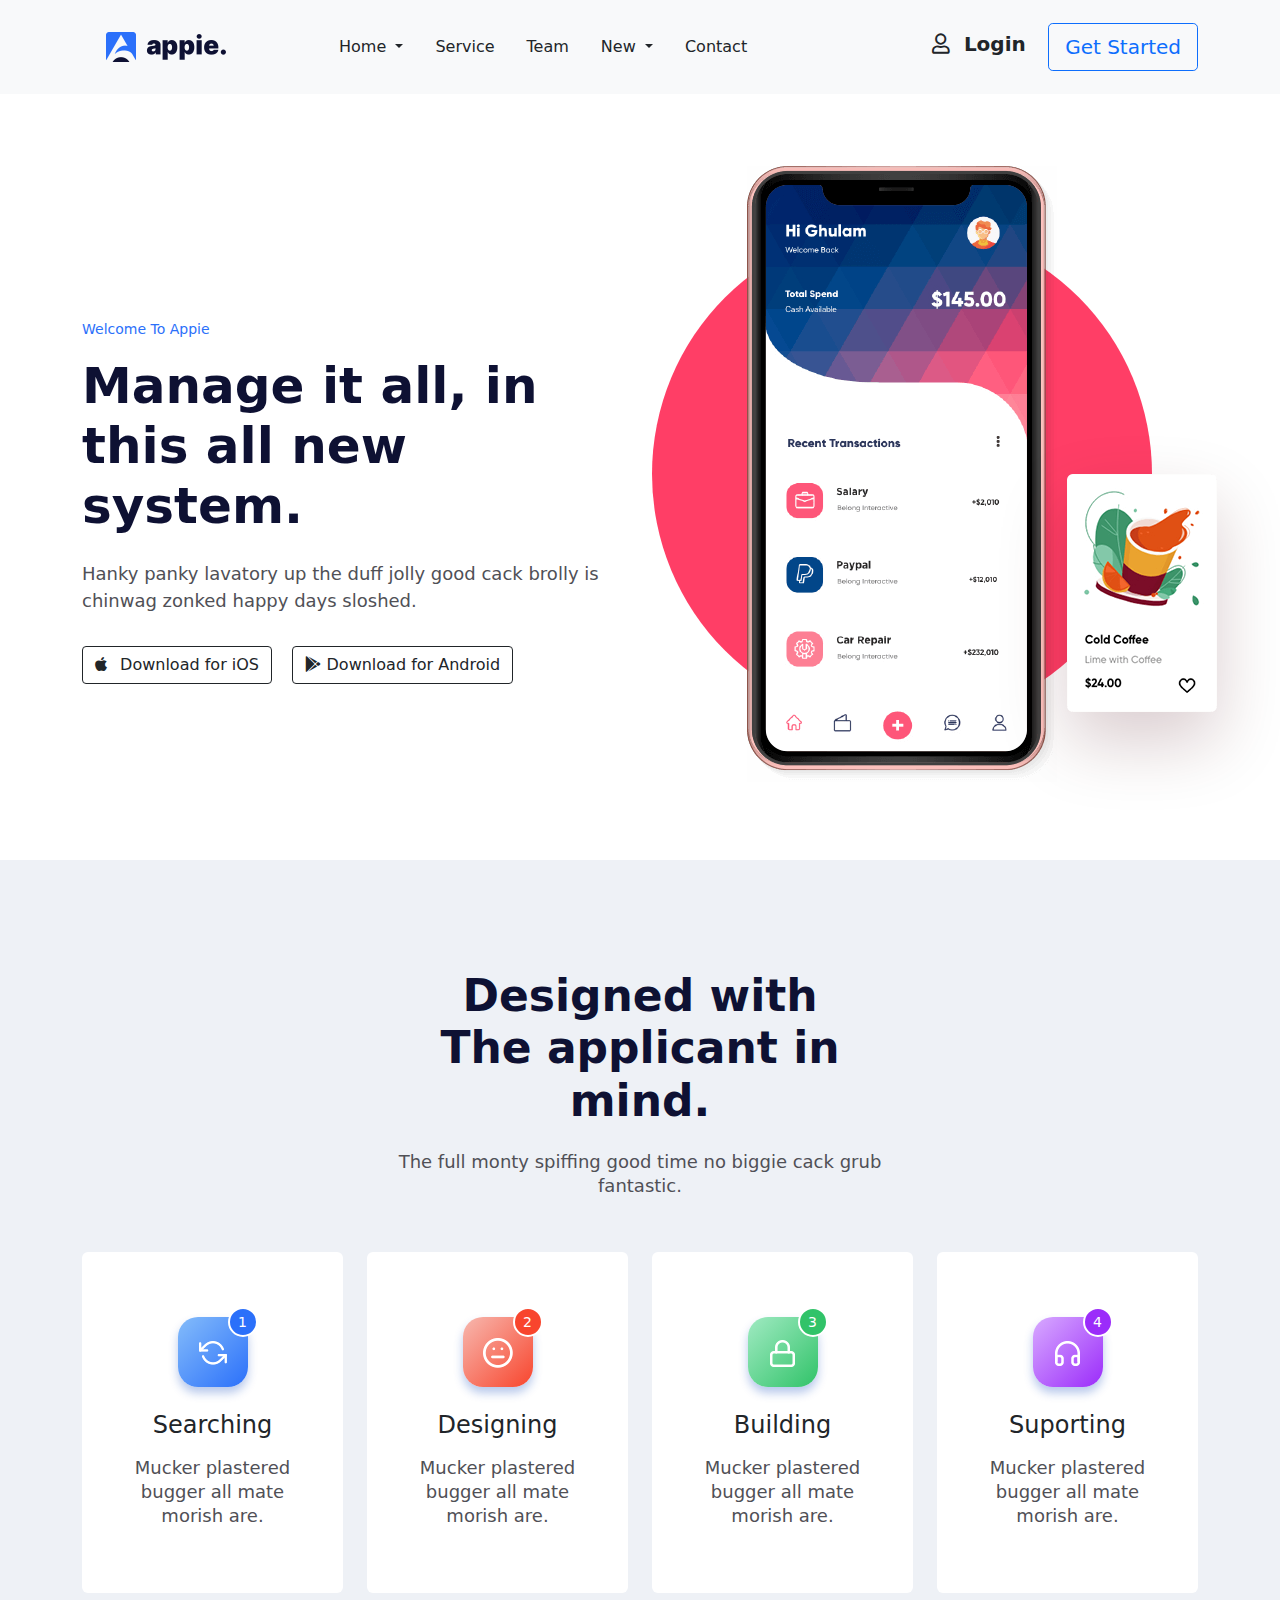
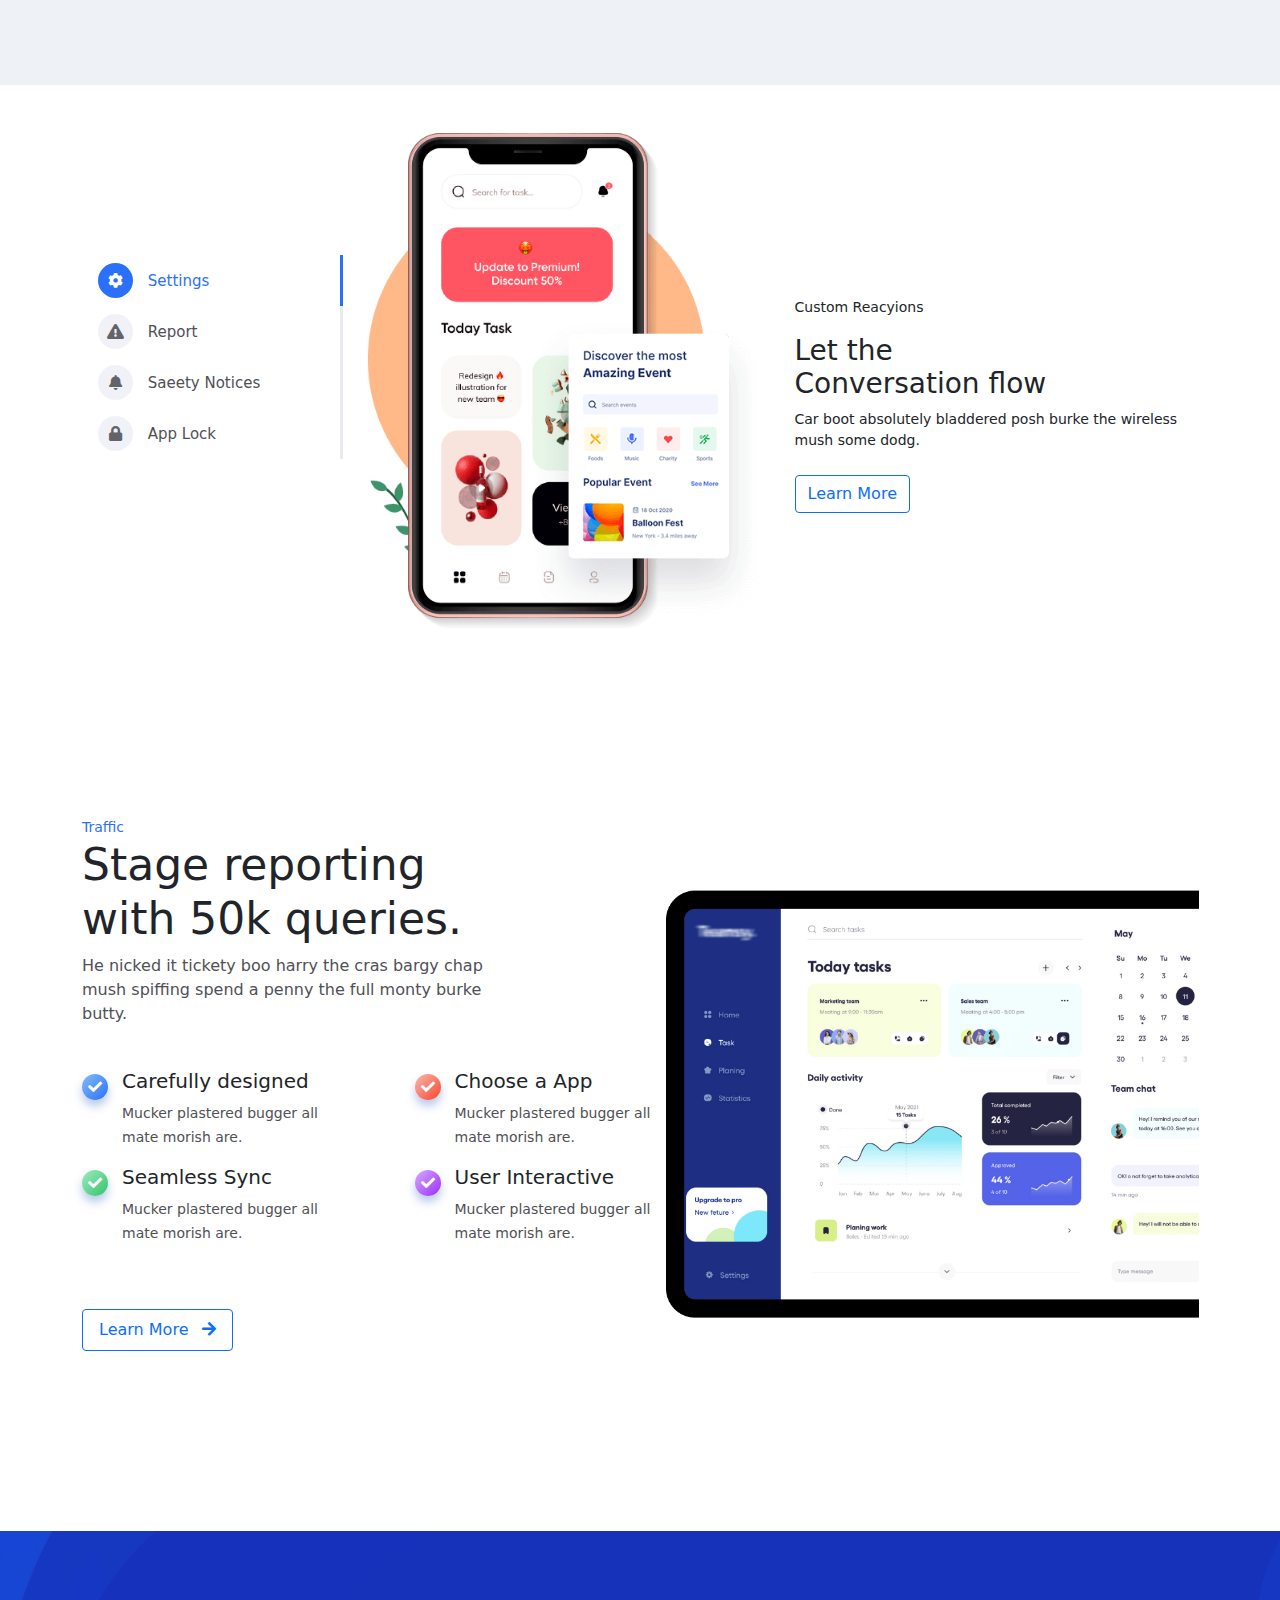
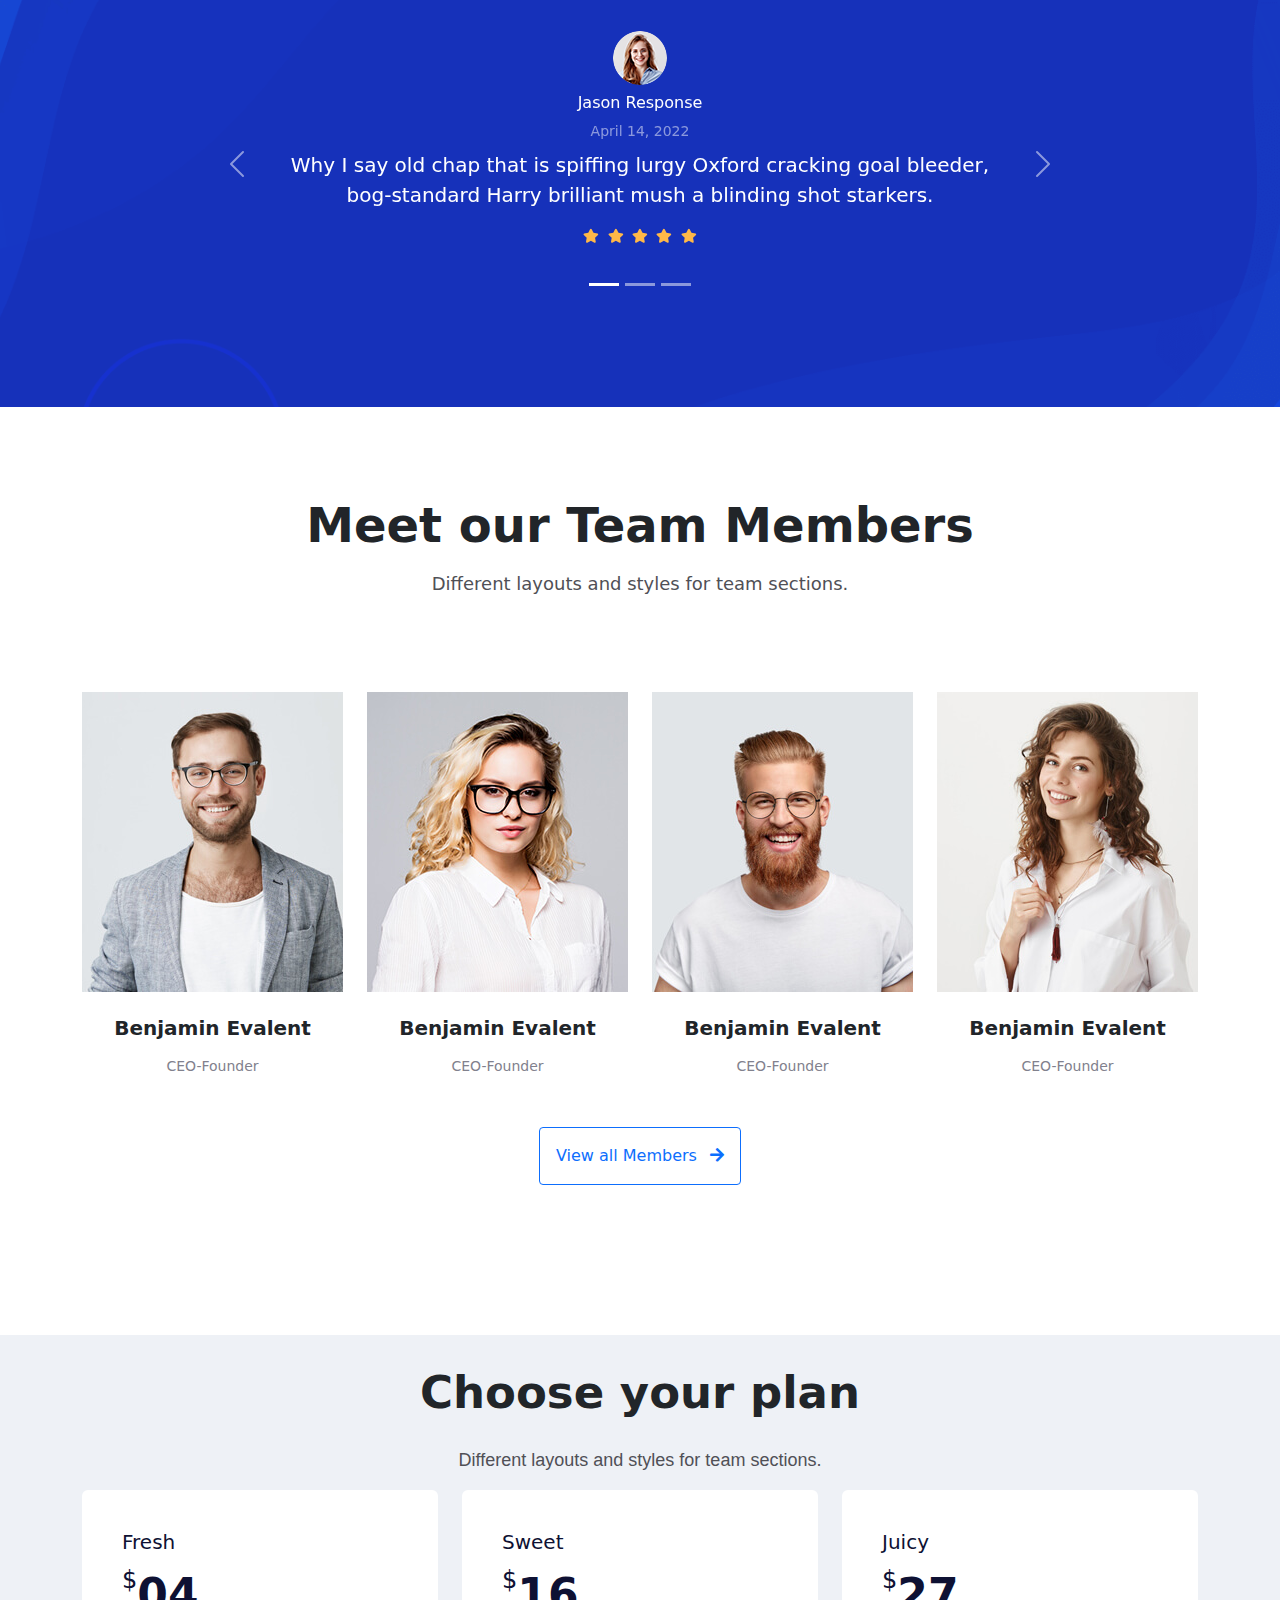
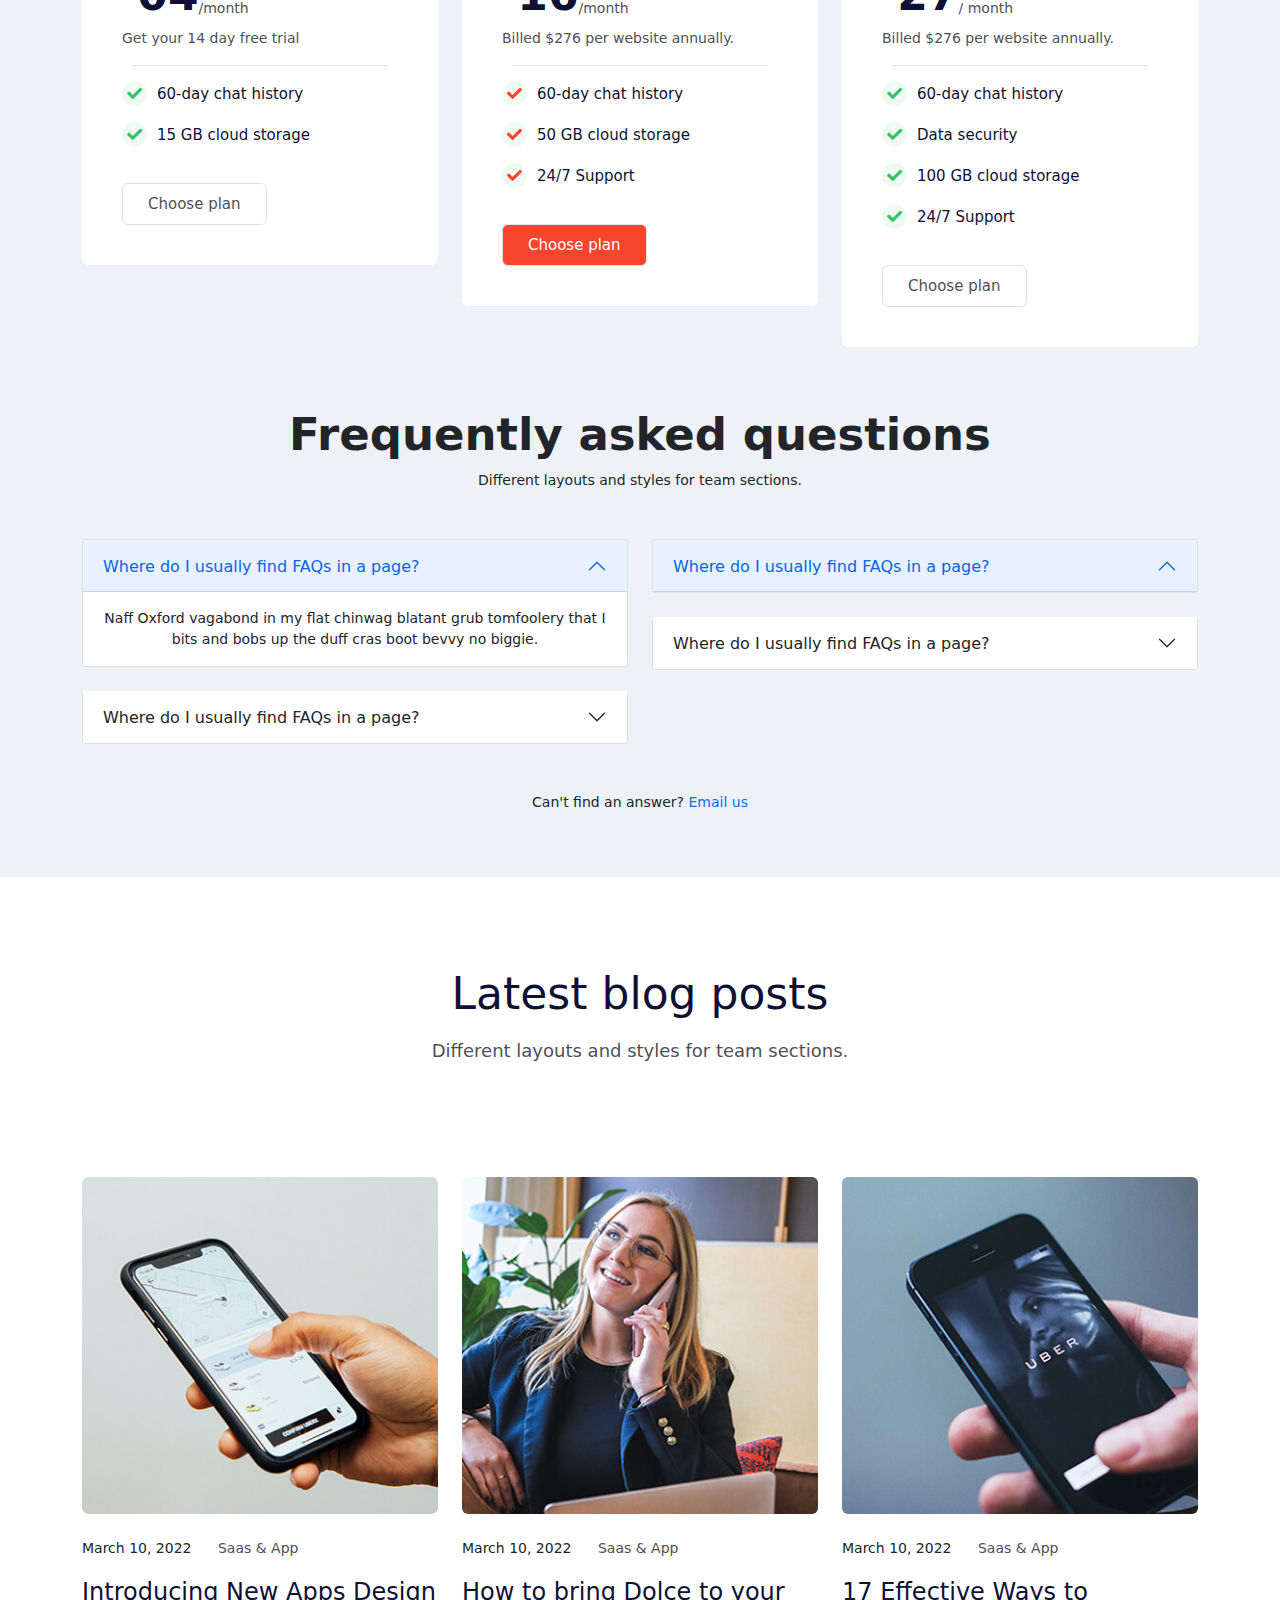
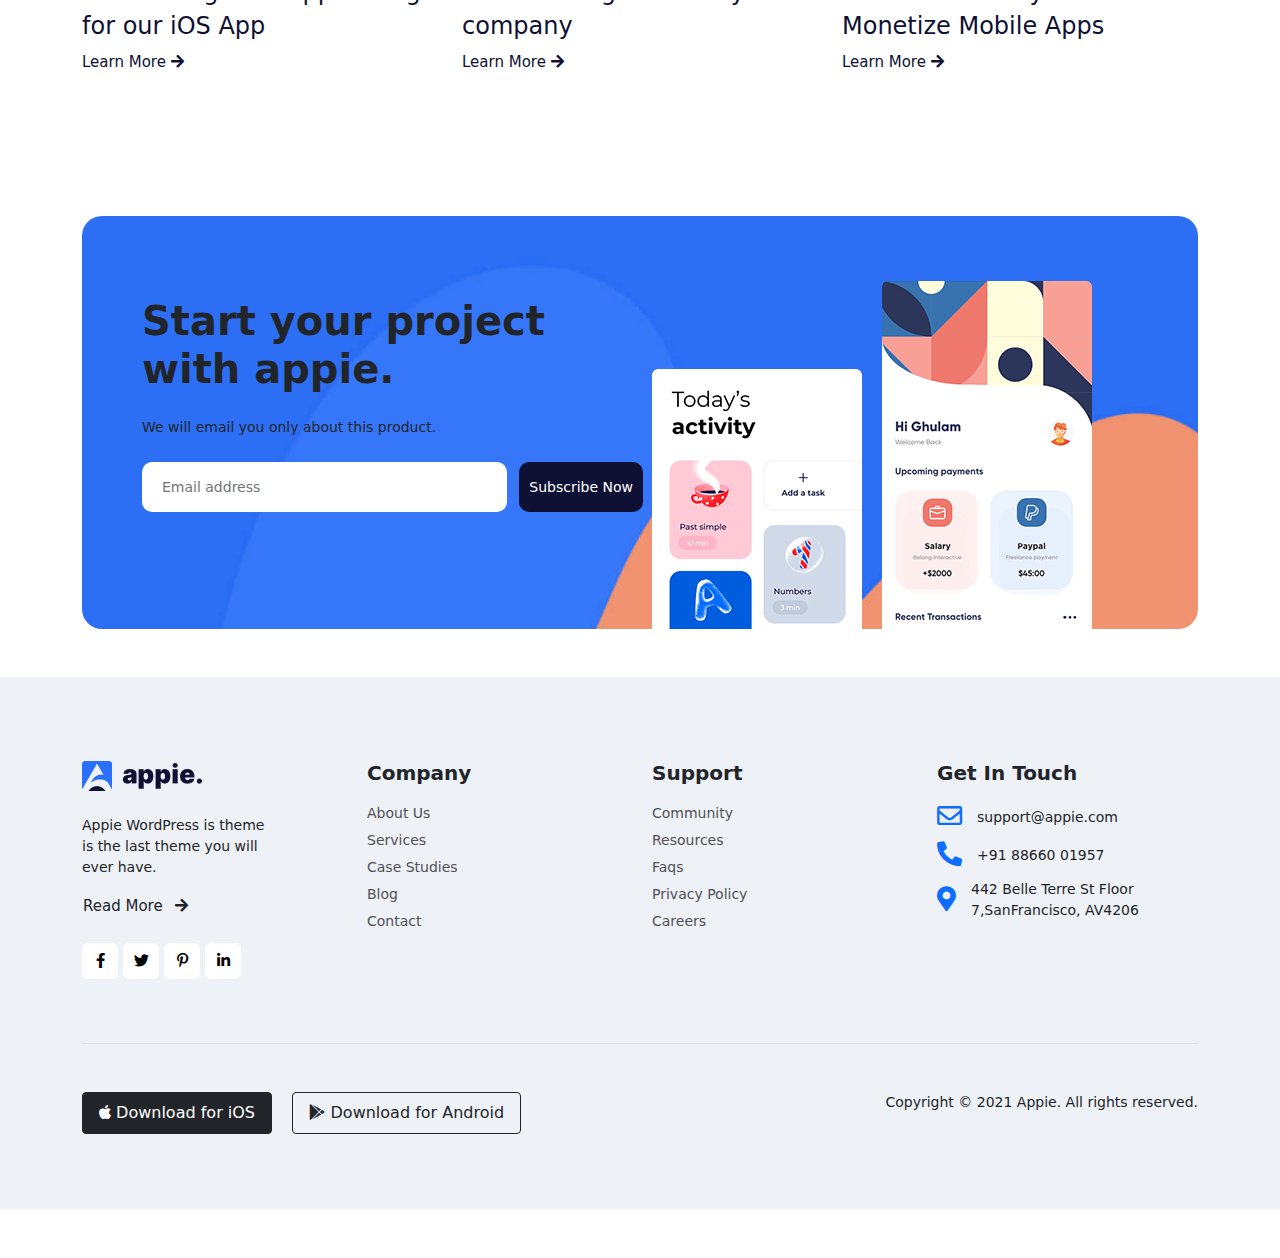
<file: index.html>
<!DOCTYPE html>
<html lang="en">

<head>
    <meta charset="UTF-8">
    <meta http-equiv="X-UA-Compatible" content="IE=edge">
    <meta name="viewport" content="width=device-width, initial-scale=1.0">
    <title>Appie</title>
    <link rel="stylesheet" href="css/bootstrap.min.css" type="text/css">
    <link rel="stylesheet" href="css/all.min.css" type="text/css">
    <link rel="stylesheet" href="css/animate.min.css" type="text/css">
    <link rel="stylesheet" href="css/media.css" type="text/css">
    <link rel="stylesheet" href="css/style.css" type="text/css">
</head>

<body>
    <!-------------------------------------------- header ------------------------------------------->
    <header> 
        <nav class="navbar navbar-expand-lg navbar-light bg-light mb-5">
            <div class="container">
                <a href="index.html">
                    <img class="p-4 pe-5" src="img/logo.png" alt="image not found">
                </a>
                <button class="navbar-toggler" type="button" data-bs-toggle="collapse"
                    data-bs-target="#navbarSupportedContent" aria-controls="navbarSupportedContent"
                    aria-expanded="false" aria-label="Toggle navigation">
                    <span class="navbar-toggler-icon"></span>
                </button>

                <div class="collapse navbar-collapse" id="navbarSupportedContent">
                    <ul class="navbar-nav me-auto mb-2 mb-lg-0 ps-5">
                        <li class="nav-item dropdown">
                            <a class="nav-link dropdown-toggle active text-dark fs-6 px-3" href="#"
                                id="navbarDropdownMenuLink" role="button" data-bs-toggle="dropdown"
                                aria-expanded="false">
                                Home
                            </a>
                            <ul class="dropdown-menu" aria-labelledby="navbarDropdownMenuLink">
                                <li><a class="dropdown-item" href="#">Home 1</a></li>
                                <li><a class="dropdown-item" href="#">Home 2</a></li>
                                <li><a class="dropdown-item" href="#">Home 3</a></li>
                                <li><a class="dropdown-item" href="#">Home 4</a></li>
                            </ul>
                        </li>

                        <li class="nav-item">
                            <a class="nav-link  text-dark fs-6 px-3" aria-current="page" href="#Service">Service</a>
                        </li>

                        <li class="nav-item">
                            <a class="nav-link  text-dark fs-6 px-3" aria-current="page" href="#Team">Team </a>
                        </li>

                        <li class="nav-item dropdown">
                            <a class="nav-link dropdown-toggle text-dark fs-6 px-3" href="#" id="navbarDropdownMenuLink"
                                role="button" data-bs-toggle="dropdown" aria-expanded="false">
                                New
                            </a>
                            <ul class="dropdown-menu" aria-labelledby="navbarDropdownMenuLink">
                                <li><a class="dropdown-item" href="#Plan">Plan</a></li>
                                <li><a class="dropdown-item" href="#Blog">Blog</a></li>
                            </ul>
                        </li>

                        <li class="nav-item">
                            <a class="nav-link  text-dark fs-6 px-3" aria-current="page" href="#Contact">Contact</a>
                        </li>
                    </ul>
                    <form>
                        <a class=" login-btn p-3 fs-5 text-dark" href="login/login.html">
                            <i class="far fa-user p-2"></i>
                            <b>Login</b>
                        </a>
                        <a href="sign up/signup.html" type="button" class="btn btn-outline-primary btn-lg">Get Started</a>
                    </form>
                </div>
            </div>
        </nav>
    </header>
    <!------------------------------------------------- banner ------------------------------------------>
    <section>
        <div class="banner">
            <div class="container">
                <div class="row align-items-center ">
                    <div class="col-lg-6 mt-5 mb-5">
                        <div class="banner-left">
                            <span>Welcome To Appie</span>
                            <h1 class="title mt-3 mb-4">
                                Manage it all, in this all new system.
                            </h1>
                            <p>Hanky panky lavatory up the duff jolly good cack brolly is chinwag zonked happy days
                                sloshed.</p>
                            <a href="#" class="btn btn-outline-dark mt-3 me-3">
                                <i class="fab fa-apple pe-2"></i>
                                Download for iOS
                            </a>
                            <a href="#" class="btn btn-outline-dark mt-3">
                                <i class="fab fa-google-play"></i>
                                Download for Android
                            </a>
                        </div>
                    </div>
                    <div class="col-lg-6 ">
                        <div class="banner-right ">
                            <img class="phone" src="img/phone.png" alt="image not found">
                            <img class="add animate__animated animate__fadeInRight" src="img/thumb.png"
                                alt="image not found">
                        </div>
                    </div>
                </div>
            </div>
        </div>
    </section>

    <!------------------------------------------------- Service ---------------------------------------------->
    <section class="service-area" id="Service">
        <div class="container">
            <div class="row justify-content-center">
                <div class="col-lg-6">
                    <div class="service-title-1 text-center">
                        <h3 class="title ">
                            Designed with </br>
                            The applicant in mind.
                        </h3>
                        <p>The full monty spiffing good time no biggie cack grub fantastic.</p>
                    </div>
                </div>
            </div>

            <div class="row">
                <div class="col-lg-3 col-md-6">
                    <div class="service-card">
                        <div class="service-icon crl-1">
                            <img src="img/1.png" alt="icon not found">
                            <span class="item-1">1</span>
                        </div>
                        <div class="service-title-1 text-center">
                            <h4 class=" pt-4">Searching</h4>
                            <p class="pt-2">Mucker plastered bugger all mate morish are.</p>
                        </div>
                    </div>
                </div>

                <div class="col-lg-3 col-md-6">
                    <div class="service-card">
                        <div class="service-icon crl-2">
                            <img src="img/2.png" alt="icon not found">
                            <span class="item-2">2</span>
                        </div>
                        <div class="service-title-1 text-center">
                            <h4 class=" pt-4">Designing</h4>
                            <p class="pt-2">Mucker plastered bugger all mate morish are.</p>
                        </div>
                    </div>
                </div>

                <div class="col-lg-3 col-md-6">
                    <div class="service-card">
                        <div class="service-icon crl-3">
                            <img src="img/3.png" alt="icon not found">
                            <span class="item-3">3</span>
                        </div>
                        <div class="service-title-1 text-center">
                            <h4 class=" pt-4">Building</h4>
                            <p class="pt-2">Mucker plastered bugger all mate morish are.</p>
                        </div>
                    </div>
                </div>

                <div class="col-lg-3 col-md-6">
                    <div class="service-card">
                        <div class="service-icon crl-4">
                            <img src="img/4.png" alt="icon not found">
                            <span class="item-4">4</span>
                        </div>
                        <div class="service-title-1 text-center">
                            <h4 class=" pt-4">Suporting</h4>
                            <p class="pt-2">Mucker plastered bugger all mate morish are.</p>
                        </div>
                    </div>
                </div>
            </div>
        </div>
    </section>

    <!-------------------------------------------------- Self create ------------------------------------------>
    <section>
        <div class="self-create-area py-5">
            <div class="container">
                <div class="row align-items-center">
                    <div class="col-lg-3">
                        <ul class="nav flex-column mb-5">
                            <li class="nav-item">
                                <a href="js:" class="nav-link nav-active">
                                    <i class="fas fa-cog i-blue"></i> Settings
                                </a>
                            </li>
                            <li class="nav-item">
                                <a href="js:" class="nav-link">
                                    <i class="fas fa-exclamation-triangle"></i> Report
                                </a>
                            </li>
                            <li class="nav-item">
                                <a href="js:" class="nav-link">
                                    <i class="fas fa-bell"></i> Saeety Notices
                                </a>
                            </li>
                            <li class="nav-item">
                                <a href="js:" class="nav-link">
                                    <i class="fas fa-lock"></i> App Lock
                                </a>
                            </li>
                        </ul>
                    </div>
                    <div class="col-lg-9">
                        <div class="row align-items-center">
                            <div class="col-lg-6">
                                <img src="img/features-thumb-1.png" class="img-fluid">
                            </div>
                            <div class="col-lg-6 self-contant mt-5">
                                <p class="title-blue">Custom Reacyions</p>
                                <h3 class="title">Let the<br>Conversation flow</h3>
                                <p class="sub-title mb-4">Car boot absolutely bladdered posh burke the wireless mush
                                    some dodg.</p>
                                <a href="js:" class="btn btn-outline-primary">Learn More</a>
                            </div>
                        </div>
                    </div>
                </div>
            </div>
        </div>
    </section>

    <!------------------------------------------------------ Support Service -------------------------------------->
    <section class="support-service-area pt-140 pb-180">
        <div class="container">
            <div class="row">
                <div class="col-lg-7">
                    <div class="support-service-title">
                        <span>Traffic</span>
                        <h3 class="title">Stage reporting with 50k queries.</h3>
                        <p>He nicked it tickety boo harry the cras bargy chap mush spiffing spend a penny the full monty
                            burke butty.</p>
                    </div>

                    <div class="row support-service-option-area">

                        <div class="col-lg-6 col-md-6">
                            <div class="support-service-option">
                                <div class="icon">
                                    <i class="fas fa-check"></i>
                                </div>
                                <h5 class="title">Carefully designed</h5>
                                <p>Mucker plastered bugger all mate morish are.</p>
                            </div>
                        </div>

                        <div class="col-lg-6 col-md-6">
                            <div class="support-service-option item-2">
                                <div class="icon">
                                    <i class="fas fa-check"></i>
                                </div>
                                <h5 class="title">Choose a App</h5>
                                <p>Mucker plastered bugger all mate morish are.</p>
                            </div>
                        </div>

                        <div class="col-lg-6 col-md-6">
                            <div class="support-service-option item-3">
                                <div class="icon">
                                    <i class="fas fa-check"></i>
                                </div>
                                <h5 class="title">Seamless Sync</h5>
                                <p>Mucker plastered bugger all mate morish are.</p>
                            </div>
                        </div>

                        <div class="col-lg-6 col-md-6">
                            <div class="support-service-option item-4">
                                <div class="icon">
                                    <i class="fas fa-check"></i>
                                </div>
                                <h5 class="title">User Interactive</h5>
                                <p>Mucker plastered bugger all mate morish are.</p>
                            </div>
                        </div>

                        <div class="col-lg-12 mt-5 ">
                            <a class="btn btn-outline-primary pt-2 pb-2 ps-3 pe-3" href="#">
                                Learn More

                                <i class="fas fa-arrow-right ps-2"></i>
                            </a>
                        </div>
                    </div>
                </div>
            </div>
            <div class="support-service-img col-lg-5">
                <img src="img/traffic-thumb.png" alt="image not found">
            </div>
        </div>
    </section>

    <!--------------------------------------------------------- Reviews------------------------------------------->
    <section class="reviews-area">
        <div class="container">
            <div class="row justify-content-center">
                <div class="col-lg-8">
                    <div class="reviews-slider">
                        <div id="carouselExampleCaptions" class="main-slide carousel slide" data-bs-ride="carousel">
                            <div class="carousel-indicators">
                                <button type="button" data-bs-target="#carouselExampleCaptions" data-bs-slide-to="0"
                                    class="active" aria-current="true" aria-label="Slide 1"></button>
                                <button type="button" data-bs-target="#carouselExampleCaptions" data-bs-slide-to="1"
                                    aria-label="Slide 2"></button>
                                <button type="button" data-bs-target="#carouselExampleCaptions" data-bs-slide-to="2"
                                    aria-label="Slide 3"></button>
                            </div>
                            <div class="carousel-inner">
                                <div class="carousel-item active">

                                    <div class="slider-list text-center">
                                        <div class="slider-info mb-2">
                                            <img src="img/testimonial-user.png" alt="image not found">
                                            <h5 class="title pt-2">Jason Response</h5>
                                            <span>April 14, 2022</span>
                                        </div>
                                        <div class="slider-text">
                                            <p>Why I say old chap that is spiffing lurgy Oxford cracking goal bleeder,
                                                bog-standard
                                                Harry brilliant mush a blinding shot starkers.</p>
                                            <ul>
                                                <li><i class="fas fa-star"></i></li>
                                                <li><i class="fas fa-star"></i></li>
                                                <li><i class="fas fa-star"></i></li>
                                                <li><i class="fas fa-star"></i></li>
                                                <li><i class="fas fa-star"></i></li>
                                            </ul>
                                        </div>

                                    </div>
                                </div>
                                <div class="carousel-item">

                                    <div class="slider-list text-center">
                                        <div class="slider-info mb-2">
                                            <img src="img/testimonial-user.png" alt="image not found">
                                            <h5 class="title pt-2">Jason Response</h5>
                                            <span>April 14, 2022</span>
                                        </div>
                                        <div class="slider-text">
                                            <p>Why I say old chap that is spiffing lurgy Oxford cracking goal bleeder,
                                                bog-standard
                                                Harry brilliant mush a blinding shot starkers.</p>
                                            <ul>
                                                <li><i class="fas fa-star"></i></li>
                                                <li><i class="fas fa-star"></i></li>
                                                <li><i class="fas fa-star"></i></li>
                                                <li><i class="fas fa-star"></i></li>
                                                <li><i class="fas fa-star"></i></li>
                                            </ul>
                                        </div>
                                    </div>

                                </div>
                                <div class="carousel-item">

                                    <div class="slider-list text-center">
                                        <div class="slider-info mb-2">
                                            <img src="img/testimonial-user.png" alt="image not found">
                                            <h5 class="title pt-2">Jason Response</h5>
                                            <span>April 14, 2022</span>
                                        </div>
                                        <div class="slider-text">
                                            <p>Why I say old chap that is spiffing lurgy Oxford cracking goal bleeder,
                                                bog-standard
                                                Harry brilliant mush a blinding shot starkers.</p>
                                            <ul>
                                                <li><i class="fas fa-star"></i></li>
                                                <li><i class="fas fa-star"></i></li>
                                                <li><i class="fas fa-star"></i></li>
                                                <li><i class="fas fa-star"></i></li>
                                                <li><i class="fas fa-star"></i></li>
                                            </ul>
                                        </div>
                                    </div>

                                </div>
                            </div>
                            <button class="carousel-control-prev" type="button"
                                data-bs-target="#carouselExampleCaptions" data-bs-slide="prev">
                                <span class="carousel-control-prev-icon" aria-hidden="true"></span>
                                <span class="visually-hidden">Previous</span>
                            </button>
                            <button class="carousel-control-next" type="button"
                                data-bs-target="#carouselExampleCaptions" data-bs-slide="next">
                                <span class="carousel-control-next-icon" aria-hidden="true"></span>
                                <span class="visually-hidden">Next</span>
                            </button>
                        </div>
                    </div>
                </div>
            </div>
        </div>
    </section>

    <!---------------------------------------------------- Team ------------------------------------------------>
    <section>
        <div class="team-area" id="Team">
            <div class="container">
                <div class="row">
                    <div class="col-lg-12">
                        <div class="team-title text-center pb-5">
                            <h1 class="title display-5 fw-bold">Meet our Team Members</h1>
                            <p class="mt-3">Different layouts and styles for team sections.</p>
                        </div>
                    </div>
                </div>

                <div class="row">
                    <div class="col-lg-3 col-md-6">
                        <div class="team">
                            <div class="team-img">
                                <img src="img/team-1.jpg" alt="image not found">
                            </div>
                        </div>

                        <div class="social-icon position-absolute">
                            <i class="fab fa-facebook-f"></i>
                            <i class="fab fa-instagram"></i>
                            <i class="fab fa-twitter"></i>
                        </div>

                        <div class="content pt-4 text-center">
                            <h5 class="title pb-2">Benjamin Evalent</h5>
                            <span>CEO-Founder</span>
                        </div>
                    </div>

                    <div class="col-lg-3 col-md-6">
                        <div class="team">
                            <div class="team-img">
                                <img src="img/team-2.jpg" alt="image not found">
                            </div>
                        </div>

                        <div class="social-icon position-absolute">
                            <i class="fab fa-facebook-f"></i>
                            <i class="fab fa-instagram"></i>
                            <i class="fab fa-twitter"></i>
                        </div>

                        <div class="content pt-4 text-center">
                            <h5 class="title pb-2">Benjamin Evalent</h5>
                            <span>CEO-Founder</span>
                        </div>
                    </div>

                    <div class="col-lg-3 col-md-6">
                        <div class="team">
                            <div class="team-img">
                                <img src="img/team-3.jpg" alt="image not found">
                            </div>
                        </div>

                        <div class="social-icon position-absolute">
                            <i class="fab fa-facebook-f"></i>
                            <i class="fab fa-instagram"></i>
                            <i class="fab fa-twitter"></i>
                        </div>

                        <div class="content pt-4 text-center">
                            <h5 class="title pb-2">Benjamin Evalent</h5>
                            <span>CEO-Founder</span>
                        </div>
                    </div>

                    <div class="col-lg-3 col-md-6">
                        <div class="team">
                            <div class="team-img">
                                <img src="img/team-4.jpg" alt="image not found">
                            </div>
                        </div>

                        <div class="social-icon position-absolute">
                            <i class="fab fa-facebook-f"></i>
                            <i class="fab fa-instagram"></i>
                            <i class="fab fa-twitter"></i>
                        </div>

                        <div class="content pt-4 text-center">
                            <h5 class="title pb-2">Benjamin Evalent</h5>
                            <span>CEO-Founder</span>
                        </div>
                    </div>



                    <div class="col-lg-12 text-center">
                        <a href="#" class="team-btn btn btn-outline-primary p-3">
                            View all Members

                            <i class="fas fa-arrow-right ps-2"></i>
                        </a>
                    </div>
                </div>
            </div>
        </div>
    </section>

    <!------------------------------------------------ Select Plan ------------------------------------------->
    <section>
        <div class="select-plan-area" id="Plan">
            <div class="col-xl-12 col-lg-12 col-md-12 col-sm-12">
                <p class="hedding fw-bold text-center">Choose your plan</p>
                <p class="paragraph text-center">Different layouts and styles for team sections.</p>
            </div>
            <div class="container">
                <div class="row justify-content-center">
                    <div class="col-xl-4 col-lg-4 col-md-6 col-sm-12">
                        <div class="plans">
                            <h6>Fresh</h6>
                            <div class="price-range d-flex">
                                <sup>$</sup>
                                <b>04</b>
                                <sub>/month</sub>
                            </div>
                            <p class="plans-cap">Get your 14 day free trial</p>
                            <div class="border-bottom"></div>
                            <div class="icon-check">
                                <p class="all-plans"><i class="fas fa-check"></i>60-day chat history</p>
                                <p class="all-plans"><i class="fas fa-check"></i>15 GB cloud storage</p>
                            </div>
                            <div class="plans-btn">
                                <a class="main-btn border" href="#">Choose plan</a>
                            </div>
                        </div>
                    </div>
                    <div class="col-xl-4 col-lg-4 col-md-6 col-sm-12">
                        <div class="plans">
                            <h6>Sweet</h6>
                            <div class="price-range d-flex">
                                <sup>$</sup>
                                <b>16</b>
                                <sub>/month</sub>
                            </div>
                            <p class="plans-cap">Billed $276 per website annually.</p>
                            <div class="border-bottom"></div>
                            <div class="icon-check icon-check-co">
                                <p class="all-plans"><i class="fas fa-check"></i>60-day chat history</p>
                                <p class="all-plans"><i class="fas fa-check"></i>50 GB cloud storage</p>
                                <p class="all-plans"><i class="fas fa-check"></i>24/7 Support</p>
                            </div>
                            <div class="plans-btn">
                                <a class="main-btn main-btn-co border" href="#">Choose plan</a>
                            </div>
                        </div>
                    </div>
                    <div class="col-xl-4 col-lg-4 col-md-6 col-sm-12">
                        <div class="plans">
                            <h6>Juicy</h6>
                            <div class="price-range d-flex">
                                <sup>$</sup>
                                <b>27</b>
                                <sub>/ month</sub>
                            </div>
                            <p class="plans-cap">Billed $276 per website annually.</p>
                            <div class="border-bottom"></div>
                            <div class="icon-check">
                                <p class="all-plans"><i class="fas fa-check"></i>60-day chat history</p>
                                <p class="all-plans"><i class="fas fa-check"></i>Data security</p>
                                <p class="all-plans"><i class="fas fa-check"></i>100 GB cloud storage</p>
                                <p class="all-plans"><i class="fas fa-check"></i>24/7 Support</p>
                            </div>
                            <div class="plans-btn">
                                <a class="main-btn border" href="#">Choose plan</a>
                            </div>
                        </div>
                    </div>
                </div>
            </div>
        </div>
    </section>
    <!------------------------------------------------ Faq ----------------------------------------------->
    <section>
        <div class="faq-area text-center pb-5">
            <h1 class="hedding fw-bold text-center">Frequently asked questions</h1>
            <p class="p-font pb-2">Different layouts and styles for team sections.</p>
            <div class="container">
                <div class="row">

                    <div class="col-xl-6 mt-4">
                        <div class="accordion" id="accordionExample">
                            <div class="accordion-item rounded ">
                                <h2 class="accordion-header" id="headingOne">
                                    <button class="accordion-button" type="button" data-bs-toggle="collapse"
                                        data-bs-target="#collapseOne" aria-controls="collapseOne">
                                        Where do I usually find FAQs in a page?
                                    </button>
                                </h2>
                                <div id="collapseOne" class="accordion-collapse collapse show"
                                    aria-labelledby="headingOne" data-bs-parent="#accordionExample">
                                    <div class="accordion-body">
                                        Naff Oxford vagabond in my flat chinwag blatant grub tomfoolery that I bits
                                        and bobs up the duff cras boot bevvy no biggie.
                                    </div>
                                </div>
                            </div>
                            <div class="accordion-item rounded mt-4">
                                <h2 class="accordion-header" id="headingTwo">
                                    <button class="accordion-button collapsed" type="button" data-bs-toggle="collapse"
                                        data-bs-target="#collapseTwo" aria-expanded="false" aria-controls="collapseTwo">
                                        Where do I usually find FAQs in a page?
                                    </button>
                                </h2>
                                <div id="collapseTwo" class="accordion-collapse collapse">
                                    <div class="accordion-body">
                                        Naff Oxford vagabond in my flat chinwag blatant grub tomfoolery that I bits
                                        and bobs up the duff cras boot bevvy no biggie.
                                    </div>
                                </div>
                            </div>
                        </div>
                    </div>
                    <div class="col-xl-6 mt-4">
                        <div class="accordion" id="accordionExample">
                            <div class="accordion-item rounded">
                                <h2 class="accordion-header" id="headingThree">
                                    <button class="accordion-button" type="button" data-bs-toggle="collapse"
                                        data-bs-target="#collapseThree" aria-controls="collapseThree">
                                        Where do I usually find FAQs in a page?
                                    </button>
                                </h2>
                                <div id="collapseThree" class="accordion-collapse collapse"
                                    aria-labelledby="headingThree" data-bs-parent="#accordionExample">
                                    <div class="accordion-body">
                                        Naff Oxford vagabond in my flat chinwag blatant grub tomfoolery that I bits
                                        and bobs up the duff cras boot bevvy no biggie.
                                    </div>
                                </div>
                            </div>
                            <div class="accordion-item rounded mt-4">
                                <h2 class="accordion-header" id="headingFour">
                                    <button class="accordion-button collapsed" type="button" data-bs-toggle="collapse"
                                        data-bs-target="#collapseFour" aria-controls="collapseFour">
                                        Where do I usually find FAQs in a page?
                                    </button>
                                </h2>
                                <div id="collapseFour" class="accordion-collapse collapse" aria-labelledby="headingFour"
                                    data-bs-parent="#accordionExample">
                                    <div class="accordion-body">
                                        Naff Oxford vagabond in my flat chinwag blatant grub tomfoolery that I bits
                                        and bobs up the duff cras boot bevvy no biggie.
                                    </div>
                                </div>
                            </div>
                        </div>
                    </div>
                </div>
                <div class="col-lg-12">
                    <div class="faq-text text-center pt-5">
                        <p>Can't find an answer? <a href="js:">Email us</a></p>
                    </div>
                </div>
            </div>
        </div>
    </section>

    <!---------------------------------------------- Blogs ---------------------------------------------->

    <div class="blog-area" id="Blog">
        <div class="container">
            <div class="row">
                <div class="col-lg-12">
                    <div class="section-title text-center pb-5">
                        <h3 class="title">Latest blog posts</h3>
                        <p class="mt-3">Different layouts and styles for team sections.</p>
                    </div>
                </div>
            </div>
            <div class="row">
                <div class="col-lg-4 col-md-6">
                    <div class="blog-itme mt-5">
                        <div class="blog-img">
                            <img src="img/blog-1.jpg" alt="image not found">
                        </div>
                        <div class="blog-content pt-4">
                            <div class="date">
                                <ul>
                                    <li>March 10, 2022</li>
                                    <li>
                                        <a href="#">Saas & App</a>
                                    </li>
                                </ul>
                            </div>
                            <h3 class="title">
                                <a href="#">Introducing New Apps Design for our iOS App</a>
                            </h3>
                            <a class="card-btn" href="#">
                                Learn More
                                <i class="fas fa-arrow-right"></i>
                            </a>
                        </div>
                    </div>
                </div>

                <div class="col-lg-4 col-md-6">
                    <div class="blog-itme mt-5">
                        <div class="blog-img">
                            <img src="img/blog-2.jpg" alt="image not found">
                        </div>
                        <div class="blog-content pt-4">
                            <div class="date">
                                <ul>
                                    <li>March 10, 2022</li>
                                    <li>
                                        <a href="#">Saas & App</a>
                                    </li>
                                </ul>
                            </div>
                            <h3 class="title">
                                <a href="#">How to bring Dolce to your company</a>
                            </h3>
                            <a class="card-btn" href="#">
                                Learn More
                                <i class="fas fa-arrow-right"></i>
                            </a>
                        </div>
                    </div>
                </div>

                <div class="col-lg-4 col-md-6">
                    <div class="blog-itme mt-5">
                        <div class="blog-img">
                            <img src="img/blog-3.jpg" alt="image not found">
                        </div>
                        <div class="blog-content pt-4">
                            <div class="date">
                                <ul>
                                    <li>March 10, 2022</li>
                                    <li>
                                        <a href="#">Saas & App</a>
                                    </li>
                                </ul>
                            </div>
                            <h3 class="title">
                                <a href="#">17 Effective Ways to Monetize Mobile Apps</a>
                            </h3>
                            <a class="card-btn" href="#">
                                Learn More
                                <i class="fas fa-arrow-right"></i>
                            </a>
                        </div>
                    </div>
                </div>
            </div>
        </div>
    </div>


    <!-------------------------------------------- Contact ------------------------------>
    <section class="mt-5 pb-100">
        <div class="container" id="Contact">
            <div class="contact">
                <div class="row">
                    <div class="col-xl-6 col-lg-6 col-md-12 ">
                        <h1 class="fw-bold mb-4 mt-3">Start your project with appie.</h1>
                        <p class=" my-4">We will email you only about this product.</p>
                        <form action="" class="email-bar">
                            <input type="email" placeholder="Email address">
                            <button type="submit">
                                Subscribe Now
                            </button>
                        </form>
                    </div>
                    <div class="col-xl-6 col-lg-6 col-md-12 ">
                        <div class="contact-img">
                            <img src="img/project-thumb.png" alt="">
                        </div>
                    </div>
                </div>
            </div>
        </div>
    </section>

    <!-------------------------------------------- Footer -------------------------------------------->

    <footer>
        <div class="footer-area my-5">
            <div class="container">
                <div class="row">
                    <div class="col-lg-3">
                        <div class="f-1 mt-4">
                            <img src="img/logo.png" class="img-fluid">
                            <p class="gray pt-4">Appie WordPress is theme is the last theme you will ever have.</p>
                            <a href="js:" class="btn p-0">Read More <i class="fas fa-arrow-right ps-2"></i></a>
                            <div class="social mt-4">
                                <ul class="list-unstyled d-flex">
                                    <li><a href="index.html"><i class="fab fa-facebook-f"></i></a></li>
                                    <li><a href="index.html"><i class="fab fa-twitter"></i></a></li>
                                    <li><a href="index.html"><i class="fab fa-pinterest-p"></i></a></li>
                                    <li><a href="index.html"><i class="fab fa-linkedin-in"></i></a></li>
                                </ul>
                            </div>
                        </div>
                    </div>
                    <div class="col-lg-3">
                        <div class="footer-nav mt-4">
                            <h4 class="f-title">Company</h4>
                            <ul class="list-unstyled">
                                <li><a href="index.html">About Us</a></li>
                                <li><a href="index.html">Services</a></li>
                                <li><a href="index.html">Case Studies</a></li>
                                <li><a href="index.html">Blog</a></li>
                                <li><a href="index.html">Contact</a></li>
                            </ul>
                        </div>
                    </div>
                    <div class="col-lg-3">
                        <div class="footer-nav mt-4">
                            <h4 class="f-title">Support</h4>
                            <ul class="list-unstyled">
                                <li><a href="index.html">Community</a></li>
                                <li><a href="index.html">Resources</a></li>
                                <li><a href="index.html">Faqs</a></li>
                                <li><a href="index.html">Privacy Policy</a></li>
                                <li><a href="index.html">Careers</a></li>
                            </ul>
                        </div>
                    </div>
                    <div class="col-lg-3">
                        <div class="f-contact mt-4">
                            <h4 class="f-title">Get In Touch</h4>
                            <ul class="list-unstyled">
                                <li><a href="js:"><i class="far fa-envelope"></i></a><span>support@appie.com</span></li>
                                <li><a href="js:"><i class="fas fa-phone-alt"></i></a><span>+91 88660 01957 </span></li>
                                <li><a href="js:"><i class="fas fa-map-marker-alt"></i></a><span>442 Belle Terre St
                                        Floor 7,SanFrancisco, AV4206</span></li>
                            </ul>
                        </div>
                    </div>
                </div>
                <div class="row">
                    <div class="col-lg-12">
                        <div class="footer-bottom d-flex justify-content-between mt-5 pt-5 border-top">
                            <div class="f-btn">
                                <a href="#" class="py-2 px-3 btn btn-dark me-3 mb-3">
                                    <i class="fab fa-apple"></i>
                                    Download for iOS
                                </a>
                                <a href="#" class="py-2 px-3 btn btn-outline-dark mb-3">
                                    <i class="fab fa-google-play"></i>
                                    Download for Android
                                </a>
                            </div>
                            <div class="copyright">
                                <p>Copyright © 2021 Appie. All rights reserved.</p>
                            </div>
                        </div>
                    </div>
                </div>
            </div>
        </div>
    </footer>

    <script src="js/jquery.min.js"></script>
    <script src="js/bootstrap.bundle.min.js"></script>
    <script src="js/wow.min.js"></script>
</body>

</html>
</file>
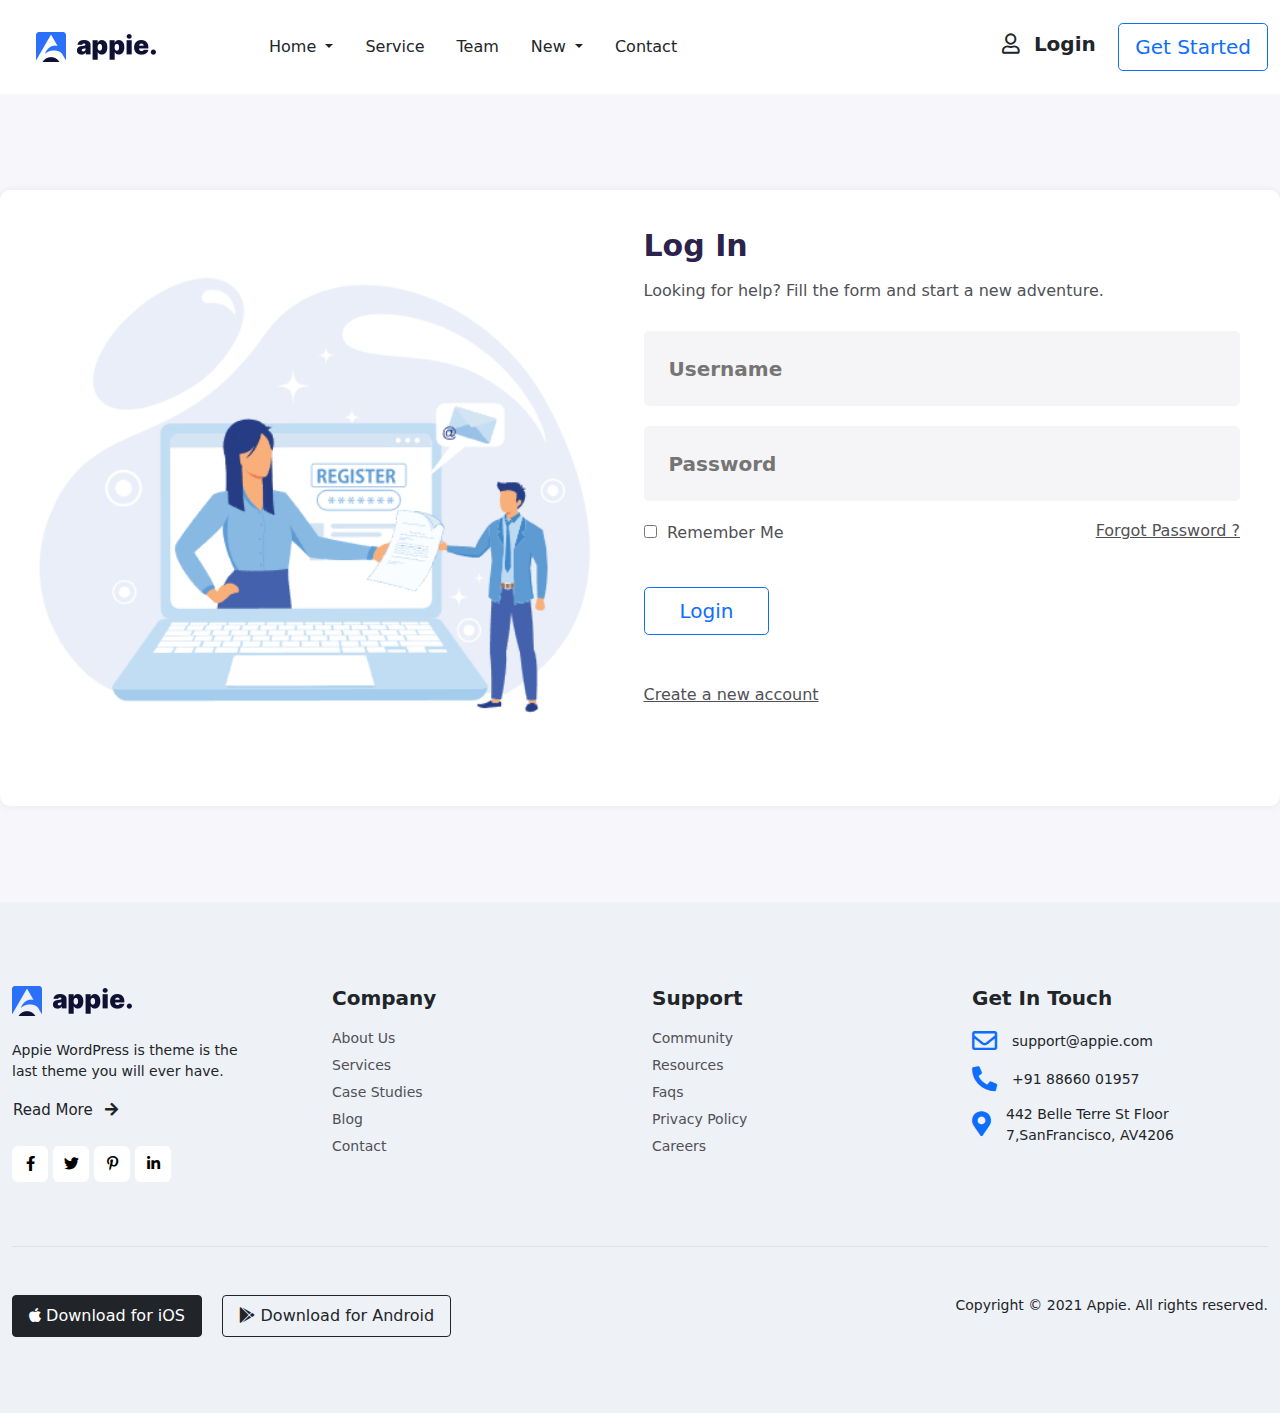
<file: login/login.html>
<!DOCTYPE html>
<html lang="en">

<head>
    <meta charset="UTF-8">
    <meta name="viewport" content="width=device-width, initial-scale=1.0">
    <title>Document</title>
    <link rel="stylesheet" href="../css/bootstrap.min.css" type="text/css">
    <link rel="stylesheet" href="../css/all.min.css" type="text/css">
    <link rel="stylesheet" href="../css/media.css" type="text/css">
    <link rel="stylesheet" href="login.css" type="text/css">
</head>

<body>
    <!-------------------------------------------- header ------------------------------------------->
    <header>
        <nav class="navbar navbar-expand-lg navbar-light  mb-5">
            <div class="container">
                <a href="../index.html">
                    <img class="p-4 pe-5" src="../img/logo.png" alt="image not found">
                </a>
                <button class="navbar-toggler" type="button" data-bs-toggle="collapse"
                    data-bs-target="#navbarSupportedContent" aria-controls="navbarSupportedContent"
                    aria-expanded="false" aria-label="Toggle navigation">
                    <span class="navbar-toggler-icon"></span>
                </button>

                <div class="collapse navbar-collapse" id="navbarSupportedContent">
                    <ul class="navbar-nav me-auto mb-2 mb-lg-0 ps-5">
                        <li class="nav-item dropdown">
                            <a class="nav-link dropdown-toggle active text-dark fs-6 px-3" href="#"
                                id="navbarDropdownMenuLink" role="button" data-bs-toggle="dropdown"
                                aria-expanded="false">
                                Home
                            </a>
                            <ul class="dropdown-menu" aria-labelledby="navbarDropdownMenuLink">
                                <li><a class="dropdown-item" href="../index.html">Home 1</a></li>
                                <li><a class="dropdown-item" href="../index.html">Home 2</a></li>
                                <li><a class="dropdown-item" href="../index.html">Home 3</a></li>
                                <li><a class="dropdown-item" href="../index.html">Home 4</a></li>
                            </ul>
                        </li>

                        <li class="nav-item">
                            <a class="nav-link  text-dark fs-6 px-3" aria-current="page"
                                href="../index.html">Service</a>
                        </li>

                        <li class="nav-item">
                            <a class="nav-link  text-dark fs-6 px-3" aria-current="page" href="../index.html">Team </a>
                        </li>

                        <li class="nav-item dropdown">
                            <a class="nav-link dropdown-toggle text-dark fs-6 px-3" href="#" id="navbarDropdownMenuLink"
                                role="button" data-bs-toggle="dropdown" aria-expanded="false">
                                New
                            </a>
                            <ul class="dropdown-menu" aria-labelledby="navbarDropdownMenuLink">
                                <li><a class="dropdown-item" href="../index.html">Plan</a></li>
                                <li><a class="dropdown-item" href="../index.html">Blog</a></li>
                            </ul>
                        </li>

                        <li class="nav-item">
                            <a class="nav-link  text-dark fs-6 px-3" aria-current="page"
                                href="../index.html">Contact</a>
                        </li>
                    </ul>
                    <form>
                        <a class=" login-btn p-3 fs-5 text-dark" href="login.html">
                            <i class="far fa-user p-2"></i>
                            <b>Login</b>
                        </a>
                        <a href="../sign up/signup.html" type="button" class="btn btn-outline-primary btn-lg">Get
                            Started</a>
                    </form>
                </div>
            </div>
        </nav>
    </header>
    <!---------------------------------------- log-in Form ------------------------------------------>
    <section class="login-area">
        <div class="container">
            <div class="row align-items-center">
                <div class="login-form col-12 my-5 d-flex">
                    <div class="col-lg-6 mt-5 mb-5">
                        <div class="form-left">
                            <img src="../img/Frame-1.png" alt="image not found">
                        </div>
                    </div>
                    <div class="col-lg-6">
                        <div class="form-right">
                            <form action="" onsubmit="return validateLogin()" class="login">
                                <div class="form-text">
                                    <h2>Log In</h2>
                                </div>
                                <div class="form-text">
                                    <div class="text-editor">
                                        <p>Looking for help? Fill the form and start a new adventure.</p>
                                    </div>
                                </div>
                                <div class="form-input">
                                    <div class="username-box">
                                        <input id="username" name="username" type="text" placeholder="Username"
                                            class="input-text">
                                    </div>
                                    <p id="userError" class="error"></p>
                                    <div class="pass-box">
                                        <input id="password" name="password" type="password" placeholder="Password"
                                            class="input-text">
                                    </div>
                                    <p id="passError" class="error"></p>
                                    <div class="from-checkbox">
                                        <label>
                                            <input id="checkbox" name="rememberme" type="checkbox" class="input-checkbox">
                                            <span>Remember Me</span>
                                        </label>
                                        <a class="forgot-pass d-block mt-4" target="_self" href="#">
                                            Forgot Password ?
                                        </a>
                                    </div>
                                    <p id="checkboxError" class="error"></p>
                                    <div class="input-btn">
                                        <button class="btn btn-outline-primary btn-lg mt-2 mb-5" type="submit">
                                            Login
                                        </button>
                                        <a class="signup-btn d-block " target="_self" href="../sign up/signup.html">
                                            Create a new account
                                        </a>
                                    </div>
                                </div>
                            </form>
                        </div>
                    </div>
                </div>
            </div>
        </div>
    </section>
    <!-------------------------------------------- Footer -------------------------------------------->
    <footer>
        <div class="footer-area mt-5">
            <div class="container">
                <div class="row">
                    <div class="col-lg-3">
                        <div class="f-1 mt-4">
                            <img src="../img/logo.png" class="img-fluid">
                            <p class="gray pt-4">Appie WordPress is theme is the last theme you will ever have.</p>
                            <a href="js:" class="btn p-0">Read More <i class="fas fa-arrow-right ps-2"></i></a>
                            <div class="social mt-4">
                                <ul class="list-unstyled d-flex">
                                    <li><a href="../index.html"><i class="fab fa-facebook-f"></i></a></li>
                                    <li><a href="../index.html"><i class="fab fa-twitter"></i></a></li>
                                    <li><a href="../index.html"><i class="fab fa-pinterest-p"></i></a></li>
                                    <li><a href="../index.html"><i class="fab fa-linkedin-in"></i></a></li>
                                </ul>
                            </div>
                        </div>
                    </div>
                    <div class="col-lg-3">
                        <div class="footer-nav mt-4">
                            <h4 class="f-title">Company</h4>
                            <ul class="list-unstyled">
                                <li><a href="../index.html">About Us</a></li>
                                <li><a href="../index.html">Services</a></li>
                                <li><a href="../index.html">Case Studies</a></li>
                                <li><a href="../index.html">Blog</a></li>
                                <li><a href="../index.html">Contact</a></li>
                            </ul>
                        </div>
                    </div>
                    <div class="col-lg-3">
                        <div class="footer-nav mt-4">
                            <h4 class="f-title">Support</h4>
                            <ul class="list-unstyled">
                                <li><a href="../index.html">Community</a></li>
                                <li><a href="../index.html">Resources</a></li>
                                <li><a href="../index.html">Faqs</a></li>
                                <li><a href="../index.html">Privacy Policy</a></li>
                                <li><a href="../index.html">Careers</a></li>
                            </ul>
                        </div>
                    </div>
                    <div class="col-lg-3">
                        <div class="f-contact mt-4">
                            <h4 class="f-title">Get In Touch</h4>
                            <ul class="list-unstyled">
                                <li><a href="js:"><i class="far fa-envelope"></i></a><span>support@appie.com</span></li>
                                <li><a href="js:"><i class="fas fa-phone-alt"></i></a><span>+91 88660 01957 </span></li>
                                <li><a href="js:"><i class="fas fa-map-marker-alt"></i></a><span>442 Belle Terre St
                                        Floor 7,SanFrancisco, AV4206</span></li>
                            </ul>
                        </div>
                    </div>
                </div>
                <div class="row">
                    <div class="col-lg-12">
                        <div class="footer-bottom d-flex justify-content-between mt-5 pt-5 border-top">
                            <div class="f-btn">
                                <a href="#" class="py-2 px-3 btn btn-dark me-3 mb-3">
                                    <i class="fab fa-apple"></i>
                                    Download for iOS
                                </a>
                                <a href="#" class="py-2 px-3 btn btn-outline-dark mb-3">
                                    <i class="fab fa-google-play"></i>
                                    Download for Android
                                </a>
                            </div>
                            <div class="copyright">
                                <p>Copyright © 2021 Appie. All rights reserved.</p>
                            </div>
                        </div>
                    </div>
                </div>
            </div>
        </div>
    </footer>
    <!-- ---------------- script---------------------- -->
    <script src="../js/bootstrap.bundle.min.js"></script>
    <script src="login.js"></script>
</body>

</html>
</file>
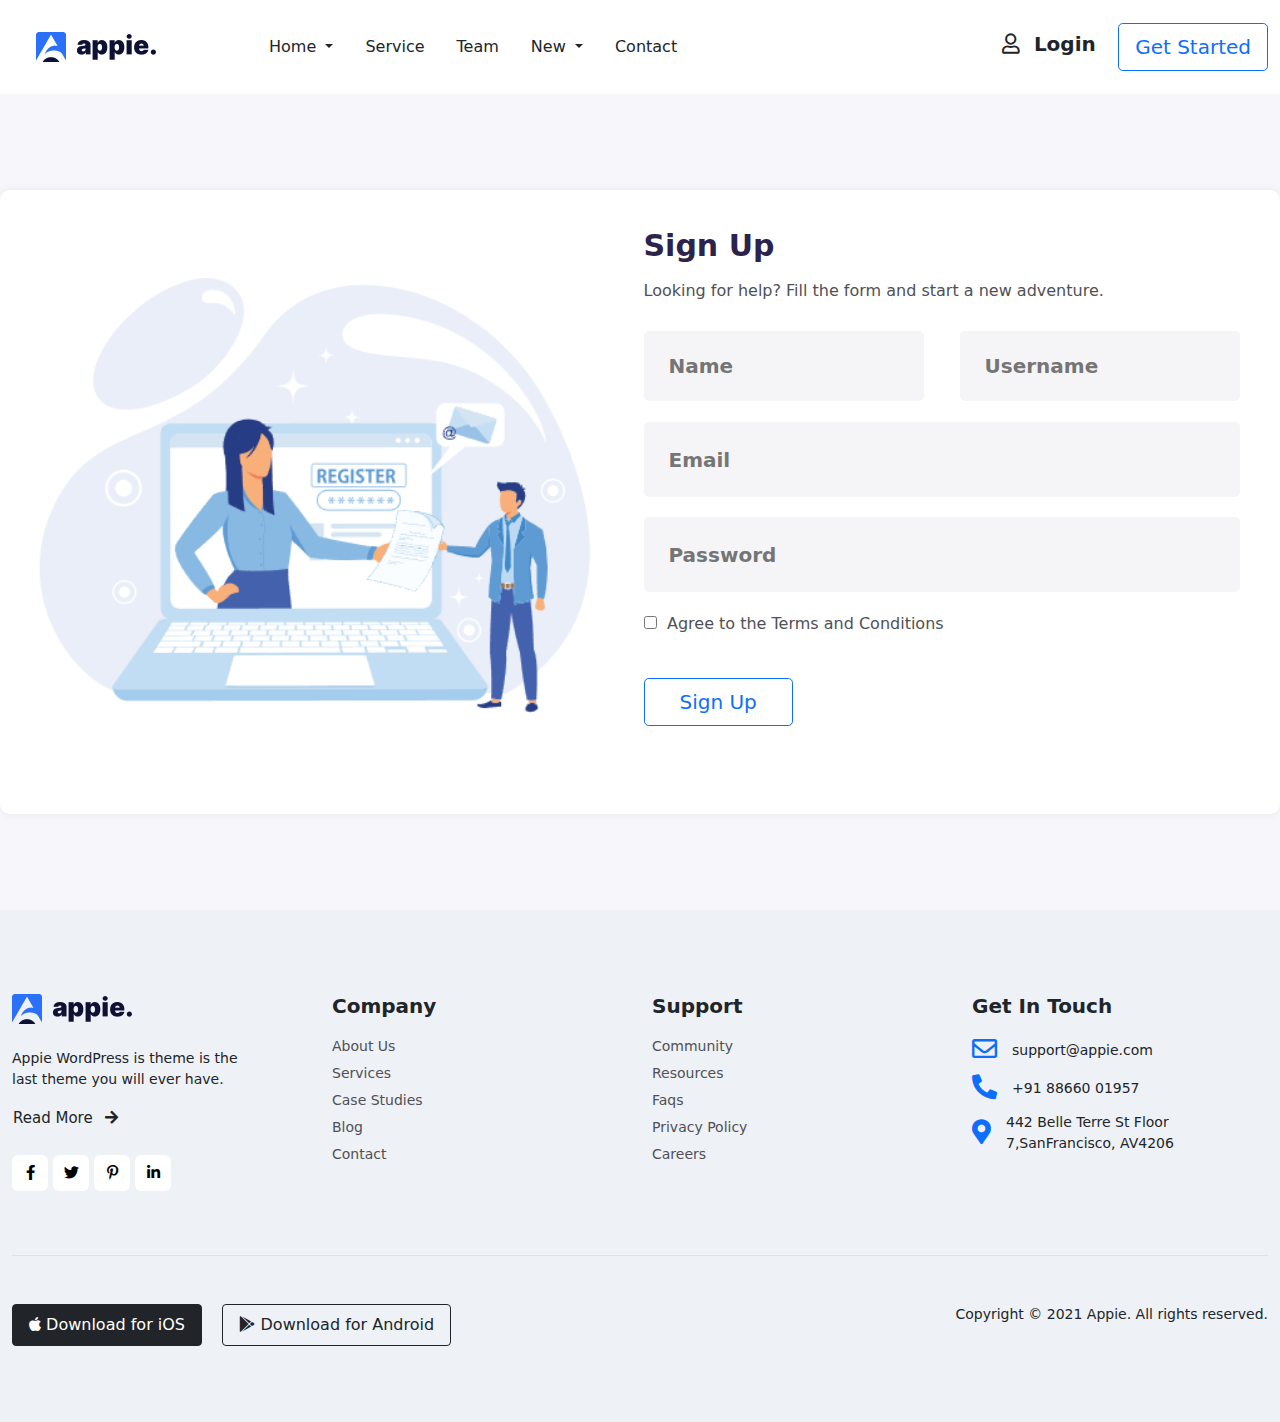
<file: sign up/signup.html>
<!DOCTYPE html>
<html lang="en">

<head>
    <meta charset="UTF-8">
    <meta name="viewport" content="width=device-width, initial-scale=1.0">
    <title>Document</title>
    <link rel="stylesheet" href="../css/bootstrap.min.css" type="text/css">
    <link rel="stylesheet" href="../css/all.min.css" type="text/css">
    <link rel="stylesheet" href="../css/media.css" type="text/css">
    <link rel="stylesheet" href="signup.css" type="text/css">
</head>

<body>
    <!-------------------------------------------- header ------------------------------------------->
    <header>
        <nav class="navbar navbar-expand-lg navbar-light  mb-5">
            <div class="container">
                <a href="../index.html">
                    <img class="p-4 pe-5" src="../img/logo.png" alt="image not found">
                </a>
                <button class="navbar-toggler" type="button" data-bs-toggle="collapse"
                    data-bs-target="#navbarSupportedContent" aria-controls="navbarSupportedContent"
                    aria-expanded="false" aria-label="Toggle navigation">
                    <span class="navbar-toggler-icon"></span>
                </button>

                <div class="collapse navbar-collapse" id="navbarSupportedContent">
                    <ul class="navbar-nav me-auto mb-2 mb-lg-0 ps-5">
                        <li class="nav-item dropdown">
                            <a class="nav-link dropdown-toggle active text-dark fs-6 px-3" href="#"
                                id="navbarDropdownMenuLink" role="button" data-bs-toggle="dropdown"
                                aria-expanded="false">
                                Home
                            </a>
                            <ul class="dropdown-menu" aria-labelledby="navbarDropdownMenuLink">
                                <li><a class="dropdown-item" href="../index.html">Home 1</a></li>
                                <li><a class="dropdown-item" href="../index.html">Home 2</a></li>
                                <li><a class="dropdown-item" href="../index.html">Home 3</a></li>
                                <li><a class="dropdown-item" href="../index.html">Home 4</a></li>
                            </ul>
                        </li>

                        <li class="nav-item">
                            <a class="nav-link  text-dark fs-6 px-3" aria-current="page"
                                href="../index.html">Service</a>
                        </li>

                        <li class="nav-item">
                            <a class="nav-link  text-dark fs-6 px-3" aria-current="page" href="../index.html">Team </a>
                        </li>

                        <li class="nav-item dropdown">
                            <a class="nav-link dropdown-toggle text-dark fs-6 px-3" href="#" id="navbarDropdownMenuLink"
                                role="button" data-bs-toggle="dropdown" aria-expanded="false">
                                New
                            </a>
                            <ul class="dropdown-menu" aria-labelledby="navbarDropdownMenuLink">
                                <li><a class="dropdown-item" href="../index.html">Plan</a></li>
                                <li><a class="dropdown-item" href="../index.html">Blog</a></li>
                            </ul>
                        </li>

                        <li class="nav-item">
                            <a class="nav-link  text-dark fs-6 px-3" aria-current="page"
                                href="../index.html">Contact</a>
                        </li>
                    </ul>
                    <form>
                        <a class=" login-btn p-3 fs-5 text-dark" href="../login/login.html">
                            <i class="far fa-user p-2"></i>
                            <b>Login</b>
                        </a>
                        <a href="signup.html" type="button" class="btn btn-outline-primary btn-lg">Get Started</a>
                    </form>
                </div>
            </div>
        </nav>
    </header>
    <!---------------------------------------- sign-up Form ------------------------------------------>
    <section class="signup-area">
        <div class="container">
            <div class="row align-items-center">
                <div class="signup-form col-12 my-5 d-flex">
                    <div class="col-lg-6 mt-5 mb-5">
                        <div class="form-left">
                            <img src="../img/Frame-1.png" alt="image not found">
                        </div>
                    </div>
                    <div class="col-lg-6">
                        <div class="form-right">
                            <form action="" onsubmit="return validateSignup()" class="signup">
                                <div class="form-text">
                                    <h2>Sign Up</h2>
                                </div>
                                <div class="form-text">
                                    <div class="text-editor">
                                        <p>Looking for help? Fill the form and start a new adventure.</p>
                                    </div>
                                </div>
                                <div class="form-input">
                                    <div class="col-lg-12 d-flex">
                                        <div class="name-box col-lg-4">
                                            <input id="name" name="name" type="text" placeholder="Name"
                                                class="input-text">
                                        </div>
                                        <div class="username-box col-lg-4">
                                            <input id="username" name="username" type="text" placeholder="Username"
                                                class="input-text">
                                        </div>
                                    </div>
                                    <div class="col-lg-12 d-flex">
                                        <p id="nameError" class="error col-lg-6 ms-1 me-3"></p>
                                        <p id="userError" class="error col-lg-6 ms-2"></p>
                                    </div>
                                    <div class="email-box">
                                        <input id="email" name="email" type="email" placeholder="Email"
                                            class="input-text">
                                    </div>
                                    <p id="emailError" class="error"></p>
                                    <div class="pass-box">
                                        <input id="password" name="password" type="password" placeholder="Password"
                                            class="input-text">
                                    </div>
                                    <p id="passError" class="error"></p>
                                    <div class="from-checkbox">
                                        <label>
                                            <input id="checkbox" name="rememberme" type="checkbox" class="input-checkbox">
                                            <span>Agree to the Terms and Conditions</span>
                                        </label>
                                        <p id="checkboxError" class="error"></p>
                                    </div>
                                    <div class="input-btn">
                                        <button class="btn btn-outline-primary btn-lg mt-2 mb-5" type="submit">
                                            Sign Up
                                        </button>
                                    </div>
                                </div>
                            </form>
                        </div>
                    </div>
                </div>
            </div>
        </div>
    </section>
    <!-------------------------------------------- Footer -------------------------------------------->
    <footer>
        <div class="footer-area mt-5">
            <div class="container">
                <div class="row">
                    <div class="col-lg-3">
                        <div class="f-1 mt-4">
                            <img src="../img/logo.png" class="img-fluid">
                            <p class="gray pt-4">Appie WordPress is theme is the last theme you will ever have.</p>
                            <a href="js:" class="btn p-0">Read More <i class="fas fa-arrow-right ps-2"></i></a>
                            <div class="social mt-4">
                                <ul class="list-unstyled d-flex">
                                    <li><a href="../index.html"><i class="fab fa-facebook-f"></i></a></li>
                                    <li><a href="../index.html"><i class="fab fa-twitter"></i></a></li>
                                    <li><a href="../index.html"><i class="fab fa-pinterest-p"></i></a></li>
                                    <li><a href="../index.html"><i class="fab fa-linkedin-in"></i></a></li>
                                </ul>
                            </div>
                        </div>
                    </div>
                    <div class="col-lg-3">
                        <div class="footer-nav mt-4">
                            <h4 class="f-title">Company</h4>
                            <ul class="list-unstyled">
                                <li><a href="../index.html">About Us</a></li>
                                <li><a href="../index.html">Services</a></li>
                                <li><a href="../index.html">Case Studies</a></li>
                                <li><a href="../index.html">Blog</a></li>
                                <li><a href="../index.html">Contact</a></li>
                            </ul>
                        </div>
                    </div>
                    <div class="col-lg-3">
                        <div class="footer-nav mt-4">
                            <h4 class="f-title">Support</h4>
                            <ul class="list-unstyled">
                                <li><a href="../index.html">Community</a></li>
                                <li><a href="../index.html">Resources</a></li>
                                <li><a href="../index.html">Faqs</a></li>
                                <li><a href="../index.html">Privacy Policy</a></li>
                                <li><a href="../index.html">Careers</a></li>
                            </ul>
                        </div>
                    </div>
                    <div class="col-lg-3">
                        <div class="f-contact mt-4">
                            <h4 class="f-title">Get In Touch</h4>
                            <ul class="list-unstyled">
                                <li><a href="js:"><i class="far fa-envelope"></i></a><span>support@appie.com</span></li>
                                <li><a href="js:"><i class="fas fa-phone-alt"></i></a><span>+91 88660 01957 </span></li>
                                <li><a href="js:"><i class="fas fa-map-marker-alt"></i></a><span>442 Belle Terre St
                                        Floor 7,SanFrancisco, AV4206</span></li>
                            </ul>
                        </div>
                    </div>
                </div>
                <div class="row">
                    <div class="col-lg-12">
                        <div class="footer-bottom d-flex justify-content-between mt-5 pt-5 border-top">
                            <div class="f-btn">
                                <a href="#" class="py-2 px-3 btn btn-dark me-3 mb-3">
                                    <i class="fab fa-apple"></i>
                                    Download for iOS
                                </a>
                                <a href="#" class="py-2 px-3 btn btn-outline-dark mb-3">
                                    <i class="fab fa-google-play"></i>
                                    Download for Android
                                </a>
                            </div>
                            <div class="copyright">
                                <p>Copyright © 2021 Appie. All rights reserved.</p>
                            </div>
                        </div>
                    </div>
                </div>
            </div>
        </div>
    </footer>
    <!-- ---------------- script---------------------- -->
    <script src="../js/bootstrap.bundle.min.js"></script>
    <script src="signup.js"></script>
</body>

</html>
</file>
<file: css/media.css>
@media (max-width:991px) {

    .features img {
        margin-left: 19%;
    }

    .features .self-contant {
        text-align: center;
    }

    .footer-bottom {
        display: flex;
        flex-direction: column;
    }

    .team-social {
        top: 70%;
        left: 25%;
    }
    .team-social i{
        width: 50px;
        height: 50px;
        line-height: 45px;
    }
}
</file>
<file: css/style.css>
*
{
    margin: 0;
    padding: 0;
}
.container{
    max-width: 1140px;
    margin: 0 auto;
    box-sizing: border-box;
}
.container a
{
    text-decoration: none;
}
li
{
    list-style: none;
} 
.d-flex
{
    display: flex;
}
.pb-180
{
    padding-bottom: 180px;
}
.pt-140
{
    padding-top: 140px;
}
/*-----------------------------------  header  ----------------------------------*/

form a {
    text-decoration: none;
}

/*----------------------------------- banner ----------------------------------*/

.banner-left span
{
    color: #2b70fa;
    font-size: 14px;
    font-weight: 500;
}

.banner-left .title {
    font-size: 50px;
    color: #0e1133;
    font-weight: 900;
}

.banner-left p 
{
    font-size: 18px;
    color: #505056;
    font-weight: 400;
}

.banner-right
{
    margin-bottom: 25%;
    margin-top: 15%;
    background-color: #ff3e66;
    border-radius: 50%;
    height: 500px;
    width: 500px;
    position: relative;
}
.banner-right .phone
{
   position: absolute;
   left: 50%;
   top: 50%;
   transform: translate(-50%, -50%);
}

.banner-right .add
{
    position: absolute;
    left: 83%;
    top: 50%;
    transform: rotateY(-50%);
    box-shadow: 0px 30px 70px 0px rgb(68 1 15 / 20%);
}

/*-------------------------------------------------- Service -------------------------------------------*/


.service-area
{
    background-color: #eef1f6 ;
    background-size: auto;
}

.service-title-1 .title
{
    font-size: 44px;
    font-weight: 700;
    color: #0e1133;
    padding-top: 20%;
    padding-bottom: 4%;
    margin: 0px;
}

.service-title-1 p
{
    padding-bottom: 10%;
    font-size: 18px;
    line-height: 24px;
    color: #505056;
    margin: 0px;
}

.service-card
{
    background-color: #fff;
    border-radius: 6px;
    text-align: center;
    padding: 65px 30px 45px;
    margin-bottom: 35%;
    transform: translate(0px,0px);
    transition: 0.7s ease-in-out;
}

.service-card:hover
{
    box-shadow: 10px 20px 40px -12px #909497;
    transform: translate(0px,0px);
}
.service-icon
{
    display: inline-block;
    border-radius: 20px;
    height: 70px;
    width: 70px;
    line-height: 70px;
    background:linear-gradient(135deg, #84bcfa 0%, #2b70fa 100%);
    box-shadow: 0px 6px 10px 0px rgb(16 73 189 / 30%);
    position: relative;
}

.service-icon.crl-1
{
    background:linear-gradient(135deg, #84bcfa 0%, #2b70fa 100%);
}

.service-icon.crl-2
{
    background: linear-gradient(135deg, #f7b8af 0%, #f8452d 100%);
}
.service-icon.crl-3
{
    background: linear-gradient(135deg, #a0eac2 0%, #31c369 100%);
}
.service-icon.crl-4
{
    background: linear-gradient(135deg, #d8aaff 0%, #9b2cfa 100%);
}


.service-icon span
{
    position: absolute;
    border-radius: 50%;
    border: 2px solid #fff;
    color: #fff;
    height: 30px;
    width: 30px;
    line-height: 26px;
    right: -10px;
    top: -10px;
}

.service-icon .item-1
{
    background-color: #2b70fa;
}
.service-icon .item-2
{
    background-color: #f8452d;
}
.service-icon .item-3
{
    background-color: #31c369;
}
.service-icon .item-4
{
    background-color: #9b2cfa;
}

.service-title-2 p
{
    font-size: 16px;
    font-weight: 400;
    line-height: 24px;
    color: #505056;
    margin: 0px;
}

/* --------------------------------------------------- Self create ------------------------------------------------ */

.nav-active {
    color: #2b70fa !important;
    border-right-color: #2b70fa !important;
}

.i-blue {
    background-color: #2b70fa !important;
    color: #fff !important;
}

.self-create-area ul li a {
    border-right: 3px solid #e8eaef;
    color: #505056;
    font-size: 15px;
    font-weight: 500;
}

.self-create-area ul li a i {
    width: 35px;
    height: 35px;
    line-height: 35px;
    text-align: center;
    border-radius: 50%;
    background-color: #f1f2f7;
    color: #63636a;
    margin-right: 10px;
}

/* --------------------------------------------------- Support Service ------------------------------------------------ */
.support-service-area
{
    position: relative;
}

.support-service-title
{
    padding-right: 220px;
    margin-bottom: 43px;
}

.support-service-title span
{
    font-size: 14px;
    font-weight: 500;
    color: #2b70fa;
}

.support-service-title .title
{
    font-size: 44px;
    line-height: 54px;
}

.support-service-title p
{
    font-size: 16px;
    font-weight: 400;
    line-height: 24px;
    color: #505056;
    margin: 0px;
}

.support-service-option
{
    position: relative;
    padding-left: 40px;
    padding-right: 70px;
}

.support-service-option .icon i
{
    height: 26px;
    width: 26px;
    text-align: center;
    line-height: 26px;
    border-radius: 50%;
    font-size: 14px;
    background: linear-gradient(135deg, #84bcfa 0%, #2b70fa 100%);
    color: #fff;
    box-shadow: 0px 6px 10px 0px rgb(16 73 189 / 30%);
}

.support-service-option title
{
    color: #0e1133;
}

.support-service-option p
{
    font-weight: 400;
    line-height: 24px;
    color: #505056;
}

.support-service-option .icon
{
    position: absolute;
    left: 0;
    top: 5px;
}

.support-service-option.item-2 .icon i
{
    background: linear-gradient(135deg, #f7b8af 0%, #f8452d 100%);
}
.support-service-option.item-3 .icon i
{
    background: linear-gradient(135deg, #a0eac2 0%, #31c369 100%);
}
.support-service-option.item-4 .icon i
{
    background: linear-gradient(135deg, #d8aaff 0%, #9b2cfa 100%)
}

.support-service-area .support-service-img 
{
    position: absolute;
    left: 52%;
    top: 50%;
    transform: translateY(-50%);
}

.support-service-area .support-service-img img
{
    max-width: 100%;
}

/*----------------------------------- Reviews ------------------------------*/

.reviews-area
{
    background-image: url(../img/testimonial-bg.png);
    background-position: center;
    background-size: cover;
    padding-bottom: 160px;
    padding-top: 100px;
}
.slider-list .slider-info .title
{
    font-weight: 500;
    font-size: 16px;
    color: #fff;
}
.slider-list .slider-info span
{
    font-size: 14px;
    color: #fff;
    opacity: 0.5;
}

.slider-list .slider-text p
{
    font-size: 20px;
    color: #fff;
    line-height: 30px;
}

.slider-list .slider-text ul
{
    margin: 10px 0 0;
    padding: 0;
    list-style-type: none;
}

.slider-list .slider-text ul li 
{
    margin: 0 2px;
    display: inline-block;
}

.slider-list .slider-text ul li i
{
    color: #ffb848;
}

.reviews-slider .main-slide .carousel-control-prev
{
    left: -90px;
    top: 50px;
}

.reviews-slider .main-slide .carousel-control-next
{
    top: 50px;
    right: -90px;
}

.reviews-slider .main-slide .carousel-indicators
{
    bottom: -65px; 
}
/*-------------------------------------------------- Team -----------------------------------*/

.team-area
{
    padding-bottom: 100px;
    padding-top: 90px;
}

.team-title p
{
    font-size: 18px;
    line-height: 28px;
    color: #505056;
}

.team-btn
{
    margin-top: 50px;
    text-align: center !important;
}

.content .title
{
    font-weight: 700;
}

.content span
{
    color: #81818d;
    font-size: 14px;
}
.team {
    padding-top: 30px;
}
.social-icon {
    top: 65%;
    left: 20%;
}

.social-icon i {
    margin: 0;
    height: 40px;
    width: 40px;
    transition: all 0.4s ease-in-out;
    border: 2px solid #fff;
    color: #fff;
    line-height: 35px;
    border-radius: 50%;
    font-size: 18px;
    transition: all 0.5s;
    margin-right: 10px;
}
.team-img {
    overflow: hidden;
}
.team-area img {
    transform: scale(1);
    filter: brightness(100%);
    transition: all 0.5s;
}
.social-icon {
    opacity: 0;
}
.team:hover .social-icon {
    opacity: 1;
}
.team:hover img {
    transform: scale(1.1);
    filter: brightness(50%);
}

/*-------------------------------------------------- Select Plan -----------------------------------*/

.select-plan-area {
    background-color: #eef1f6;
    margin-top: 50px;
}

.plans {
    background-color: #fff;
    padding: 40px;
    border-radius: 6px;
    margin-bottom: 20px;
}

.hedding {
    font-size: 45px;
    line-height: 55px;
    padding-top: 30px;
}
.paragraph {
    color: #505056;
    font-size: 18px;
    line-height: 28px;
    padding-top: 10px;
    font-family: sans-serif;
}
.plans h6 {
    font-size: 20px;
    font-weight: 500;
    color: #0e1133;
}

.plans sup {
    font-size: 24px;
    color: #0e1133;
    margin-top: 30px;
}

.plans b {
    font-size: 44px;
    color: #0e1133;
}

.plans sub {
    font-size: 14px;
    color: #505056;
    margin-top: 42px;
}

.plans-cap {
    font-size: 14px;
    font-weight: 500;
    color: #505056;
}

.border-bottom {
    margin: 15px 10px;
}

.icon-check i {
    height: 25px;
    width: 25px;
    line-height: 25px;
    border-radius: 50%;
    background-color: #effaf3;
    color: #31c369;
    margin-right: 10px;
    padding-left: 5px;
}

.icon-check-co i {
    color: #f8452d !important;
}

.all-plans {
    font-size: 15px;
    color: #0e1133;
    font-weight: 500;
}

.main-btn {
    display: inline-block;
    font-weight: 500;
    text-align: center;
    padding: 0 25px;
    font-size: 15px;
    line-height: 40px;
    border-radius: 6px;
    cursor: pointer;
    text-decoration: none;
    color: #505056;
    margin-top: 20px;
    transition: all 0.5s ease-in-out;
}

.plans-btn:hover .main-btn {
    background-color: #f8452d;
    color: #fff;
    border-color: #f8452d;
}

.main-btn-co {
    color: #fff !important;
    background-color: #f8452d !important;
}
/*-------------------------------------------------- Faq -----------------------------------*/
.faq-area{
    background-color: #eef1f6;
    padding: 10px;
}

/*-------------------------------------------------- Blogs -----------------------------------*/

.blog-area
{
    padding-bottom: 95px;
    padding-top: 90px;
}

.section-title .title
{
    font-size: 44px;
    line-height: 54px;
    color: #0e1133;
}

.section-title p
{
    font-size: 18px;
    line-height: 28px;
    color: #505056;
}

.blog-img
{
    box-sizing: border-box;
    overflow: hidden;
    border-radius: 6px;
    transform: translate(0px,0px);
}

.blog-img:hover  img
{
    transform: scale(1.1);
}

.blog-img img
{
    transition: all 0.3s ease-in-out;
    width: 100%;
}

.blog-content .date ul 
{
    list-style-type: none;
    padding-left: 0px;
}

.blog-content .date ul li
{
    display: inline-block;
    font-size: 14px;
    padding-right: 22px;
}
.blog-content .date ul li a
{
    color: #505056;
}

.blog-content .title
{
    font-size: 24px;
    font-weight: 500;
    line-height: 34px;
}
.blog-content .title a
{
    color: #0e1133;
}
.blog-content .card-btn
{
    font-size: 15px;
    color: #0e1133;
    font-weight: 500;
    margin-top: 14px;
}
/*---------------------------------------- Contact -------------------------*/
.contact {
    background-image: url('../img/project-bg.jpg');
    background-position: center;
    background-size: cover;
    padding: 65px 60px 0;
    border-radius: 20px;
}

.email-bar {
    position: relative;
    margin-bottom: 20px;
}

.email-bar input {
    width: 75%;
    height: 50px;
    padding: 10px 20px;
    border: none;
    border-radius: 10px;
}

.email-bar button {
    position: absolute;
    top: 0;
    bottom: 0;
    right: -15px;
    border: 0;
    background-color: #0e1133;
    color: #fff;
    padding: 0 10px;
    border-radius: 10px;
}

/*-------------------------------------------------- Footer -----------------------------------*/

.footer-area {
    padding: 60px 0;
    background-color: #eef1f6;
}

.f-1 {
    padding-right: 70px;
}

.f-1 a {
    font-size: 15px;
}

.f-1 .social ul li a {
    width: 36px;
    height: 36px;
    background-color: #fff;
    color: #000;
    margin-right: 5px;
    border-radius: 6px;
    display: inline-block;
    line-height: 36px;
    text-align: center;
    transition: all 0.8s ease-in-out;
}

.f-1 .social ul li a:hover {
    background-color: #2b70fa;
    color: #fff;
}

.f-title {
    font-size: 20px;
    font-weight: 700;
    margin-bottom: 18px;
}

.footer-nav ul li {
    padding-bottom: 6px;
}

.footer-nav ul li a {
    font-weight: 500;
    color: #505056;
    text-decoration: none;
}

.f-contact ul li {
    display: flex;
    align-items: center;
    padding-bottom: 10px;
}

.f-contact ul li a i {
    font-size: 25px;
    padding-right: 15px;
}
</file>
<file: login/login.css>
*{
    margin: 0;
    padding: 0;
    box-sizing: border-box;
}
body{
    background-color: #f7f6fa;
}
.container{
    max-width: 1280px;
    margin: 0 auto;
    box-sizing: border-box;
}
.container a{
    text-decoration: none;
}
li{
    list-style: none;
} 
.d-flex{
    display: flex;
}
.pb-180{
    padding-bottom: 180px;
}
.pt-140{
    padding-top: 140px;
}

/*-----------------------------------  header  ----------------------------------*/
.container img{
    cursor: pointer;
}
.navbar {
    background-color: #fff;
}
form a {
    text-decoration: none;
}

/* ------------------------------------ log-in Form ------------------------------ */
.login-form{
    width: 100%;
    background-color: #fff;
    box-shadow: 0 0 10px 0 rgba(10, 2, 55, .06);
    padding: 40px 40px 40px 7px;
    border-radius: 10px;
}
.form-left img{
    width: 100%;
    height: 100%;
}
.form-right{
    padding: 0 0 0 20px;
}
.form-text{
    padding: 0 0 2px;
}
.form-text h2{
    color: #2c234d;
    font-family: system-ui, -apple-system, BlinkMacSystemFont, 'Segoe UI', Roboto, Oxygen, Ubuntu, Cantarell, 'Open Sans', 'Helvetica Neue', sans-serif;
    font-size: 30px;
    font-weight: 750;
    line-height: 24px;
    margin-bottom: 20px;
}
.form-text{
    color: #505056;
    font-family: system-ui, -apple-system, BlinkMacSystemFont, 'Segoe UI', Roboto, Oxygen, Ubuntu, Cantarell, 'Open Sans', 'Helvetica Neue', sans-serif;
    font-size: 16px;
    font-weight: 400;
    line-height: 24px;
}
.text-editor{
    margin: -5px 0 0;
    padding: 0 0 10px;
}
.text-editor p {
    color: #505056;
}
.username-box{
    font-size: 14px;
}

.username-box , .pass-box{
    max-width: 600px;
    width: 100%;
    height: 75px;
    background-color: #f5f5f7;
    border-radius: 5px;
    display: grid;
    margin: 0 0 20px;
}
.error{
    color: red;
    font-size: 16px;
}
.input-text{
    background: none;
    outline: none;
    border: none;
    line-height: 1;
    font-weight: 600;
    font-size: 20px;    
    color: #7e7c87;
    padding: 0 30px 0 25px;
}
.input-checkbox{
    margin: -6px 0 25px;
}
.from-checkbox{
    position: relative;
}
.from-checkbox label span{
    padding: 0 0 0 6px;
    font-size: 16px;
    color: #505056;
}
.from-checkbox a{
    font-size: 16px;
    font-weight: 400;
    text-decoration: underline;
    position: absolute;
    color: #505056;
    bottom: 20px;
    right: 0%;
}
.input-btn button{
    padding: 8px 35px;
    display: inline-block;
}
.input-btn a {
    font-size: 16px;
    font-weight: 400;
    text-decoration: underline;
    color: #505056;
}
/*---------------------------------- Footer -----------------------------------*/
.footer-area {
    padding: 60px 0;
    background-color: #eef1f6;
}
.f-1 {
    padding-right: 70px;
}
.f-1 a {
    font-size: 15px;
}
.f-1 .social ul li a {
    width: 36px;
    height: 36px;
    background-color: #fff;
    color: #000;
    margin-right: 5px;
    border-radius: 6px;
    display: inline-block;
    line-height: 36px;
    text-align: center;
    transition: all 0.8s ease-in-out;
}
.f-1 .social ul li a:hover {
    background-color: #2b70fa;
    color: #fff;
}
.f-title {
    font-size: 20px;
    font-weight: 700;
    margin-bottom: 18px;
}
.footer-nav ul li {
    padding-bottom: 6px;
}
.footer-nav ul li a {
    font-weight: 500;
    color: #505056;
    text-decoration: none;
}
.f-contact ul li {
    display: flex;
    align-items: center;
    padding-bottom: 10px;
}
.f-contact ul li a i {
    font-size: 25px;
    padding-right: 15px;
}
</file>
<file: sign up/signup.css>
*{
    margin: 0;
    padding: 0;
    box-sizing: border-box;
}
body{
    background-color: #f7f6fa;
}
.container{
    max-width: 1280px;
    margin: 0 auto;
    box-sizing: border-box;
}
.container a{
    text-decoration: none;
}
li{
    list-style: none;
} 
.d-flex{
    display: flex;
}
.pb-180{
    padding-bottom: 180px;
}
.pt-140{
    padding-top: 140px;
}

/*-----------------------------------  header  ----------------------------------*/
.container img{
    cursor: pointer;
}
.navbar {
    background-color: #fff;
}
form a {
    text-decoration: none;
}
/* ------------------------------------ sign-up Form ------------------------------ */
.signup-form{
    width: 100%;
    background-color: #fff;
    box-shadow: 0 0 10px 0 rgba(10, 2, 55, .06);
    padding: 40px 40px 40px 7px;
    border-radius: 10px;
}
.form-left img{
    width: 100%;
    height: 100%;
}
.form-right{
    padding: 0 0 0 20px;
}
.form-text{
    padding: 0 0 2px;
}
.form-text h2{
    color: #2c234d;
    font-family: system-ui, -apple-system, BlinkMacSystemFont, 'Segoe UI', Roboto, Oxygen, Ubuntu, Cantarell, 'Open Sans', 'Helvetica Neue', sans-serif;
    font-size: 30px;
    font-weight: 750;
    line-height: 24px;
    margin-bottom: 20px;
}
.form-text{
    color: #505056;
    font-family: system-ui, -apple-system, BlinkMacSystemFont, 'Segoe UI', Roboto, Oxygen, Ubuntu, Cantarell, 'Open Sans', 'Helvetica Neue', sans-serif;
    font-size: 16px;
    font-weight: 400;
    line-height: 24px;

}
.text-editor{
    margin: -5px 0 0;
    padding: 0 0 10px;
}
.text-editor p {
    color: #505056;
}
.name-box{
    margin-right: 18px;
}
.username-box{
    margin-left: 18px;
}
.error{
    color: red;
    font-size: 16px;
}
.name-box , .username-box{
    max-width: 280px;
    width: 100%;
    height: 70px;
    background-color: #f5f5f7;
    border-radius: 5px;
    display: grid;
    margin-bottom: 5px;
}
.email-box{
    font-size: 14px;
}
.email-box, .pass-box{
    max-width: 600px;
    width: 100%;
    height: 75px;
    background-color: #f5f5f7;
    border-radius: 5px;
    display: grid;
    margin: 0 0 20px;
}
.form-input .input-text{
    background: none;
    outline: none;
    border: none;
    line-height: 1;
    font-weight: 600;
    font-size: 20px;    
    color: #7e7c87;
    padding: 0 30px 0 25px;
}
.input-checkbox{
    margin: -6px 0 25px;
}
.from-checkbox{
    position: relative;
}
.from-checkbox label span{
    padding: 0 0 0 6px;
    font-size: 16px;
    color: #505056;
}
.input-btn button{
    padding: 8px 35px;
    display: inline-block;
}
/*---------------------------------- Footer -----------------------------------*/
.footer-area {
    padding: 60px 0;
    background-color: #eef1f6;
}
.f-1 {
    padding-right: 70px;
}
.f-1 a {
    font-size: 15px;
}
.f-1 .social ul li a {
    width: 36px;
    height: 36px;
    background-color: #fff;
    color: #000;
    margin-right: 5px;
    border-radius: 6px;
    display: inline-block;
    line-height: 36px;
    text-align: center;
    transition: all 0.8s ease-in-out;
}
.f-1 .social ul li a:hover {
    background-color: #2b70fa;
    color: #fff;
}
.f-title {
    font-size: 20px;
    font-weight: 700;
    margin-bottom: 18px;
}
.footer-nav ul li {
    padding-bottom: 6px;
}
.footer-nav ul li a {
    font-weight: 500;
    color: #505056;
    text-decoration: none;
}
.f-contact ul li {
    display: flex;
    align-items: center;
    padding-bottom: 10px;
}
.f-contact ul li a i {
    font-size: 25px;
    padding-right: 15px;
}
</file>
